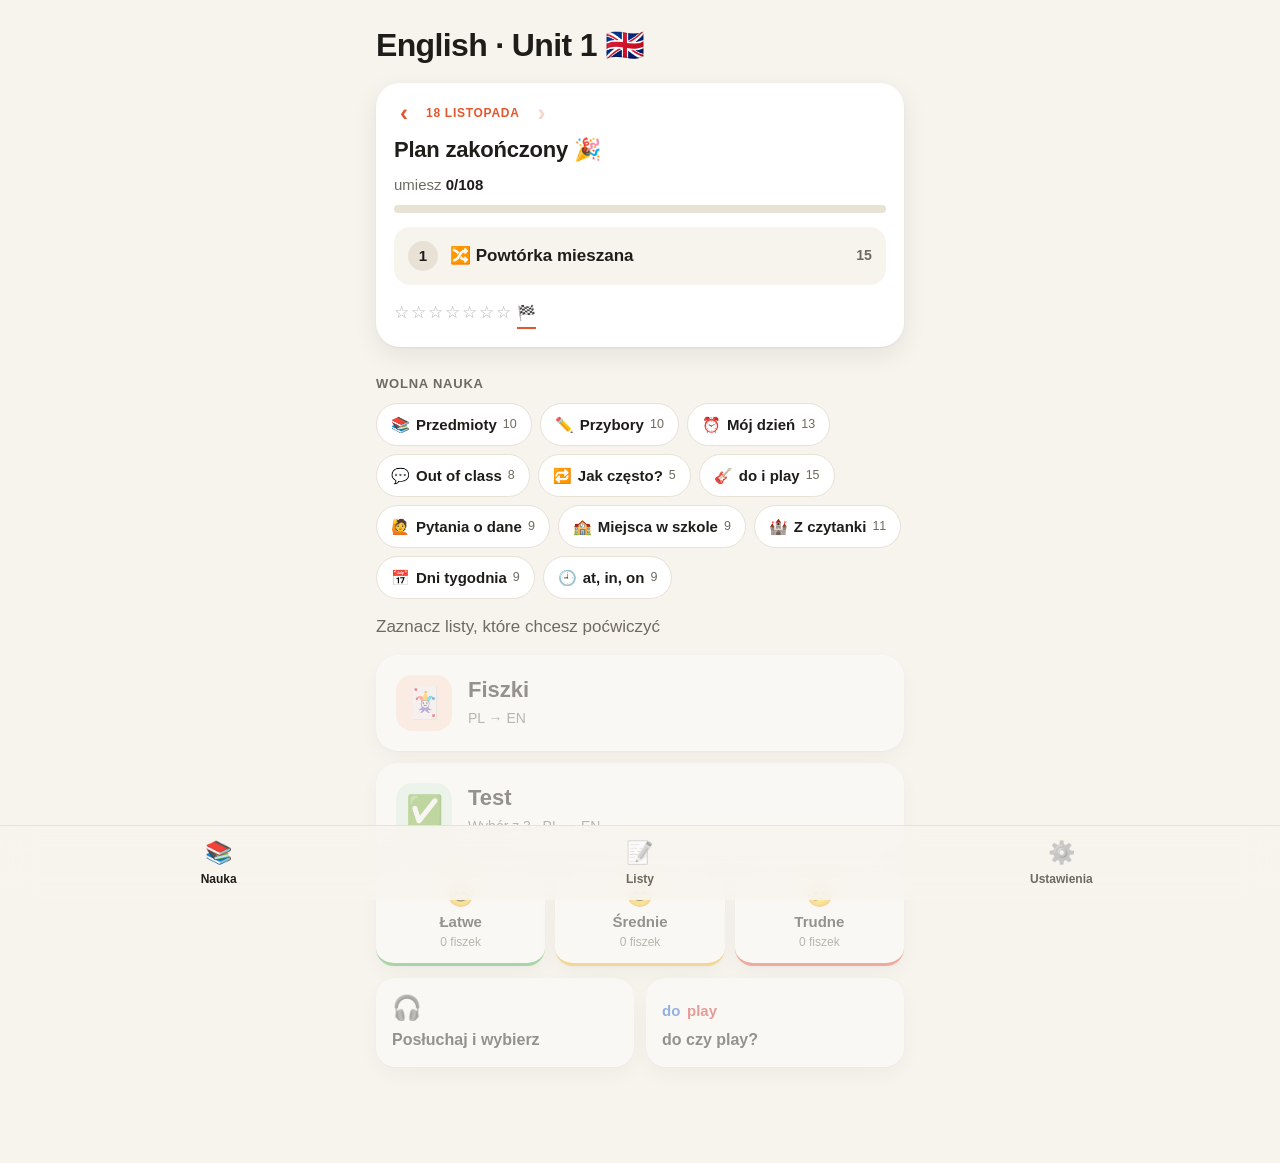
<file: index.html>
<!doctype html>
<html lang="pl">
<head>
  <meta charset="utf-8">
  <meta name="viewport" content="width=device-width, initial-scale=1, viewport-fit=cover">
  <meta name="theme-color" content="#f7f4ee" media="(prefers-color-scheme: light)">
  <meta name="theme-color" content="#17161b" media="(prefers-color-scheme: dark)">
  <meta name="apple-mobile-web-app-capable" content="yes">
  <meta name="mobile-web-app-capable" content="yes">
  <meta name="apple-mobile-web-app-status-bar-style" content="default">
  <meta name="apple-mobile-web-app-title" content="English U1">
  <link rel="manifest" href="manifest.webmanifest">
  <link rel="apple-touch-icon" href="icon-180.png">
  <link rel="icon" href="icon.svg" type="image/svg+xml">
  <link rel="stylesheet" href="style.css">
  <title>English Unit 1</title>
</head>
<body>
  <main id="app"></main>
  <nav id="tabs" hidden></nav>
  <script src="app.js"></script>
</body>
</html>
</file>
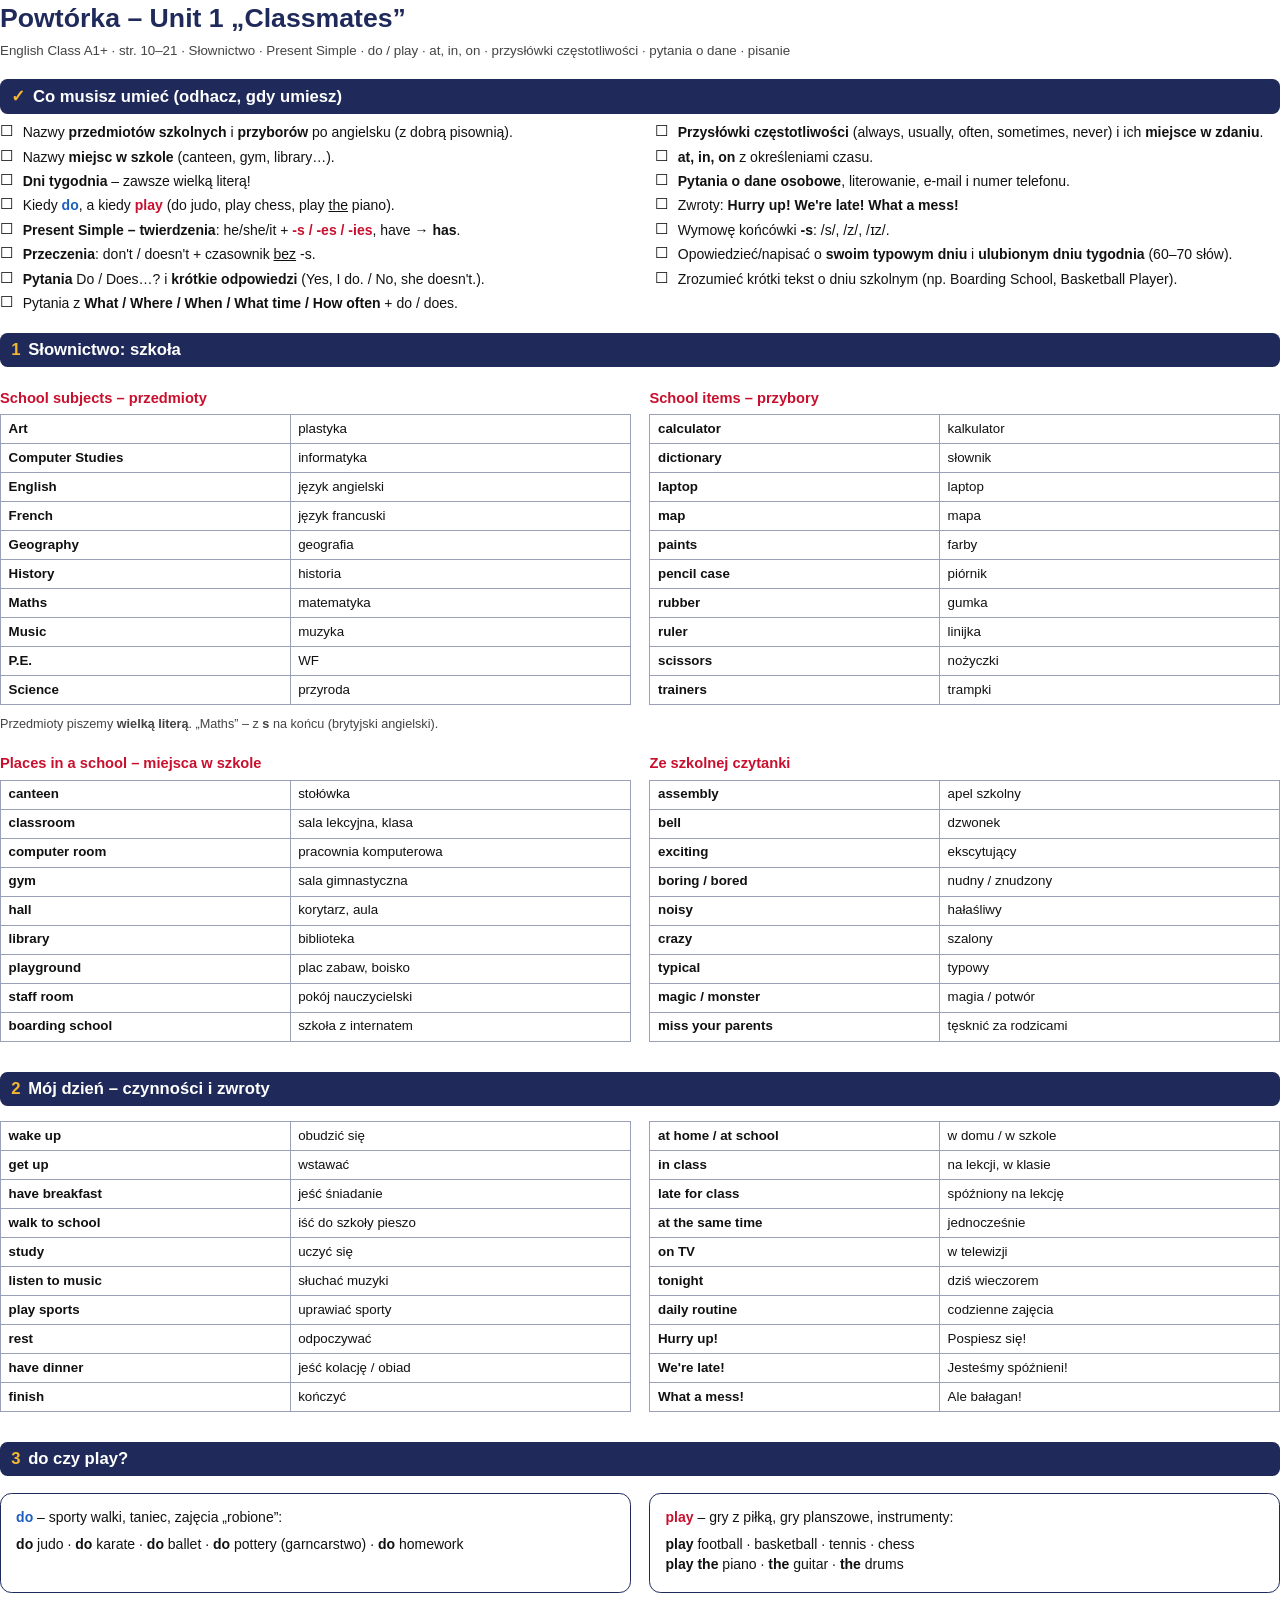
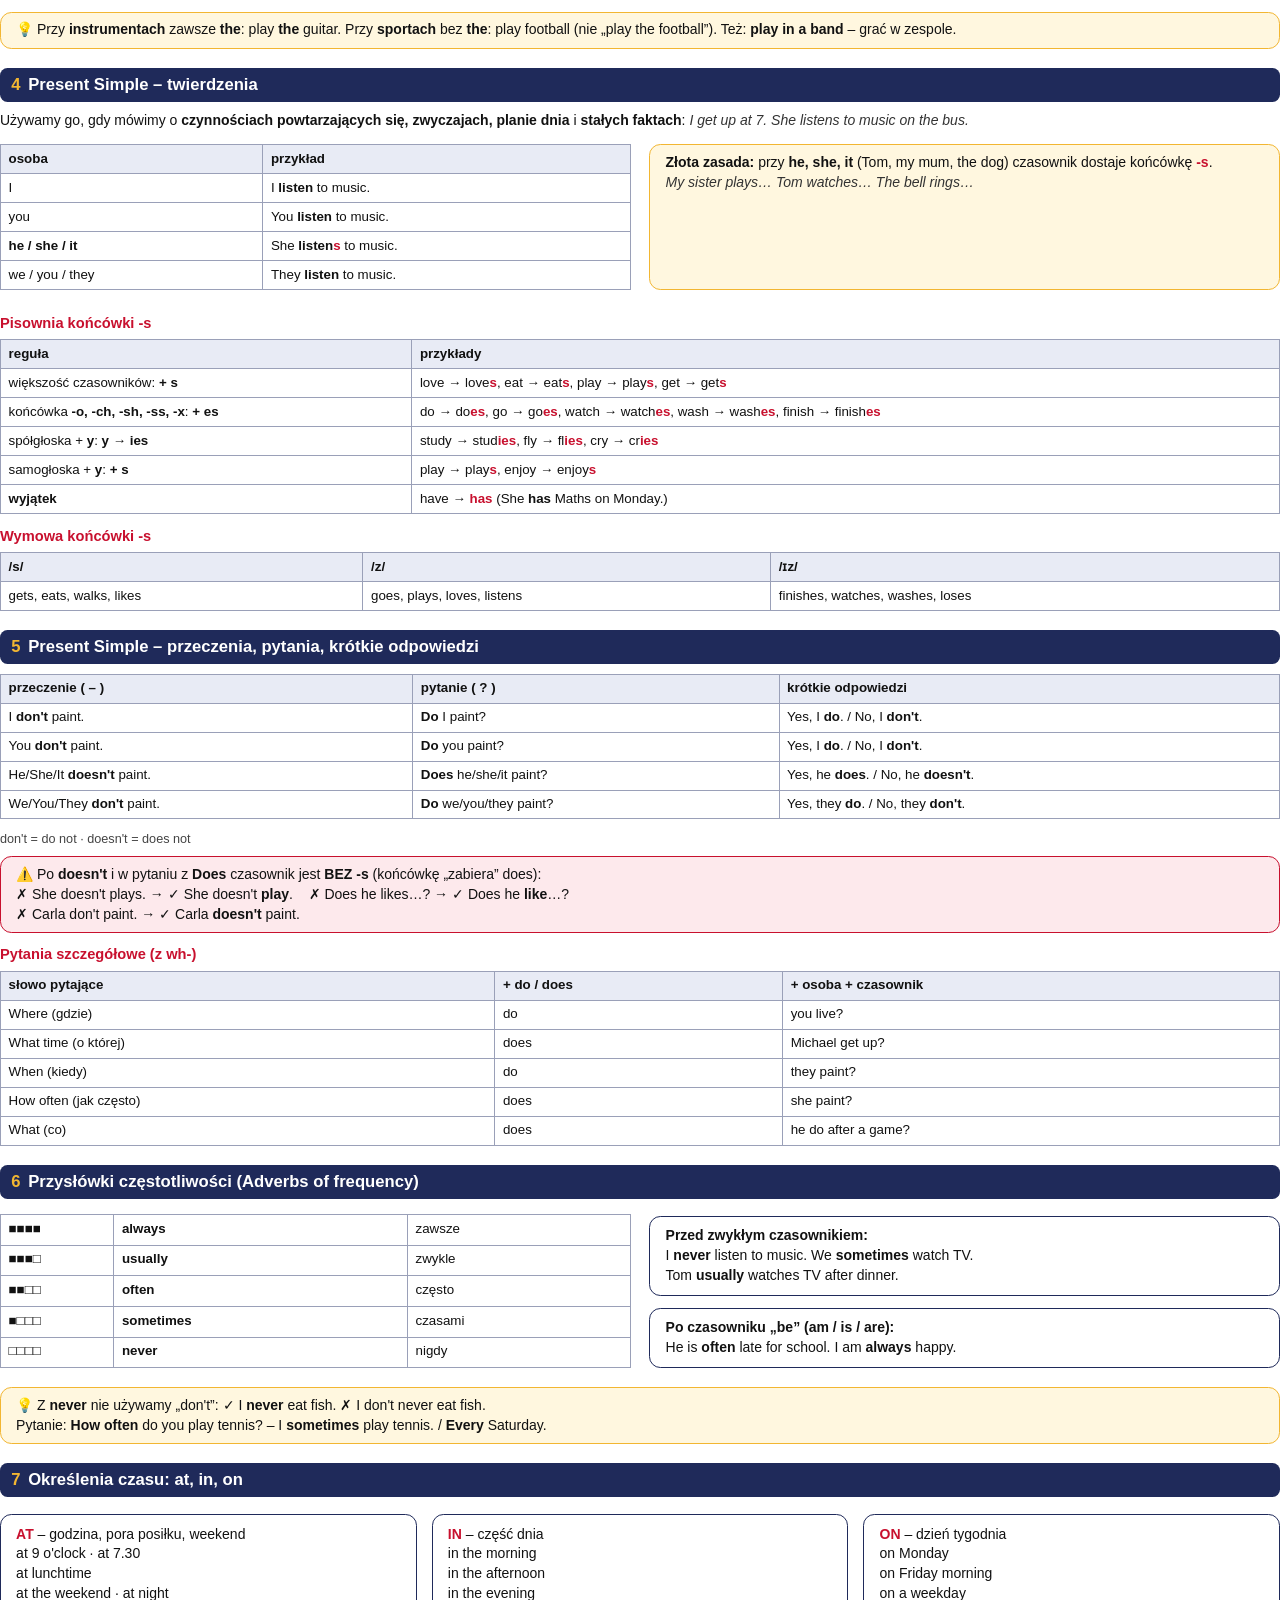
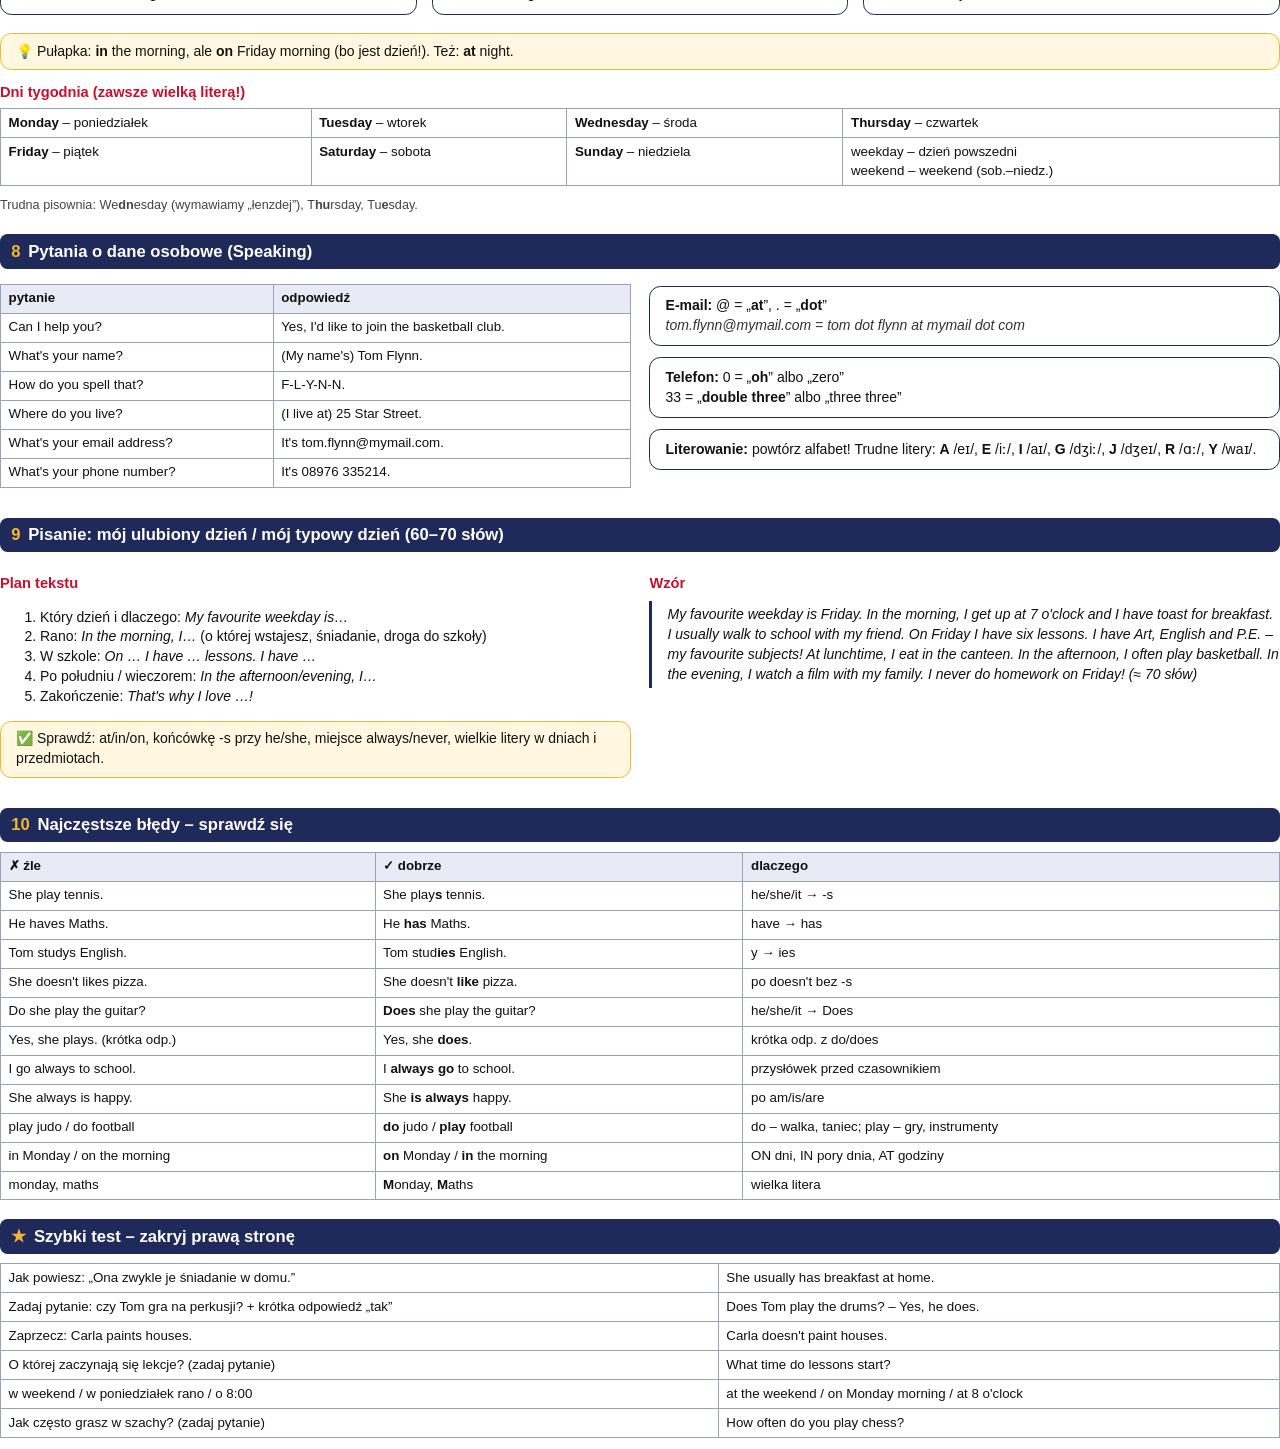
<file: druk/powtorka-unit1.html>
<!doctype html>
<html lang="pl">
<head>
<meta charset="utf-8">
<title>Powtórka – angielski Unit 1 „Classmates”</title>
<style>
  @page { size: A4; margin: 12mm 14mm 12mm 14mm; }
  * { box-sizing: border-box; }
  body { font: 10.5pt/1.42 "Helvetica Neue", Helvetica, Arial, sans-serif; color: #111; margin: 0; }
  h1 { font-size: 20pt; margin: 0 0 1mm; color: #1f2a5a; }
  .sub { color: #444; margin: 0 0 4mm; font-size: 10pt; }
  h2 { font-size: 12.5pt; color: #fff; background: #1f2a5a; padding: 1.4mm 3mm; border-radius: 2mm; margin: 5mm 0 2.5mm;
    break-after: avoid; page-break-after: avoid; }
  h2 .n { color: #f2b632; margin-right: 2mm; }
  h3 { font-size: 11pt; margin: 3mm 0 1.5mm; color: #c8102e; break-after: avoid; }
  p { margin: 1mm 0 2mm; }
  .box { border: 1.5px solid #1f2a5a; border-radius: 3mm; padding: 2.5mm 4mm; margin: 2mm 0 3mm; break-inside: avoid; }
  .tip { background: #fff7df; border: 1.5px solid #f2b632; border-radius: 3mm; padding: 2mm 4mm; margin: 2mm 0 3mm; break-inside: avoid; }
  .bad { background: #fde9ec; border: 1.5px solid #c8102e; border-radius: 3mm; padding: 2mm 4mm; margin: 2mm 0 3mm; break-inside: avoid; }
  .check { columns: 2; column-gap: 8mm; padding-left: 0; list-style: none; margin: 0; }
  .check li { break-inside: avoid; margin-bottom: 1.2mm; padding-left: 6mm; position: relative; }
  .check li::before { content: "☐"; position: absolute; left: 0; font-size: 11pt; line-height: 1.2; }
  table { border-collapse: collapse; width: 100%; font-size: 10pt; margin: 1.5mm 0 3mm; break-inside: avoid; }
  th, td { border: 1px solid #9aa0b8; padding: 1.2mm 2mm; text-align: left; vertical-align: top; }
  th { background: #e8ebf5; }
  .cols2 { display: grid; grid-template-columns: 1fr 1fr; gap: 5mm; }
  .cols3 { display: grid; grid-template-columns: 1fr 1fr 1fr; gap: 4mm; }
  .words td:first-child { font-weight: 700; width: 46%; }
  b.en, .en { color: #1f2a5a; }
  .s { color: #c8102e; font-weight: 800; }
  .do { color: #1d5fbf; font-weight: 800; }
  .play { color: #c8102e; font-weight: 800; }
  .ex { font-style: italic; color: #333; }
  .page-break { break-before: page; }
  .small { font-size: 9.5pt; color: #444; }
  .scale { display: flex; gap: 2mm; align-items: center; margin: 1mm 0 2mm; font-size: 9.5pt; }
  .scale span { border: 1px solid #1f2a5a; border-radius: 2mm; padding: .6mm 2mm; }
  .scale span.f { background: #1f2a5a; color: #fff; }
  .model { border-left: 3px solid #1f2a5a; padding: 1mm 0 1mm 4mm; margin: 2mm 0; font-style: italic; }
</style>
</head>
<body>

<h1>Powtórka – Unit 1 „Classmates”</h1>
<p class="sub">English Class A1+ · str. 10–21 · Słownictwo · Present Simple · do / play · at, in, on · przysłówki częstotliwości · pytania o dane · pisanie</p>

<h2><span class="n">✓</span>Co musisz umieć (odhacz, gdy umiesz)</h2>
<ul class="check">
  <li>Nazwy <b>przedmiotów szkolnych</b> i <b>przyborów</b> po angielsku (z dobrą pisownią).</li>
  <li>Nazwy <b>miejsc w szkole</b> (canteen, gym, library…).</li>
  <li><b>Dni tygodnia</b> – zawsze wielką literą!</li>
  <li>Kiedy <span class="do">do</span>, a kiedy <span class="play">play</span> (do judo, play chess, play <u>the</u> piano).</li>
  <li><b>Present Simple – twierdzenia</b>: he/she/it + <span class="s">-s / -es / -ies</span>, have → <b>has</b>.</li>
  <li><b>Przeczenia</b>: don't / doesn't + czasownik <u>bez</u> -s.</li>
  <li><b>Pytania</b> Do / Does…? i <b>krótkie odpowiedzi</b> (Yes, I do. / No, she doesn't.).</li>
  <li>Pytania z <b>What / Where / When / What time / How often</b> + do / does.</li>
  <li><b>Przysłówki częstotliwości</b> (always, usually, often, sometimes, never) i ich <b>miejsce w zdaniu</b>.</li>
  <li><b>at, in, on</b> z określeniami czasu.</li>
  <li><b>Pytania o dane osobowe</b>, literowanie, e-mail i numer telefonu.</li>
  <li>Zwroty: <b>Hurry up! We're late! What a mess!</b></li>
  <li>Wymowę końcówki <b>-s</b>: /s/, /z/, /ɪz/.</li>
  <li>Opowiedzieć/napisać o <b>swoim typowym dniu</b> i <b>ulubionym dniu tygodnia</b> (60–70 słów).</li>
  <li>Zrozumieć krótki tekst o dniu szkolnym (np. Boarding School, Basketball Player).</li>
</ul>

<h2><span class="n">1</span>Słownictwo: szkoła</h2>
<div class="cols2">
  <div>
    <h3>School subjects – przedmioty</h3>
    <table class="words">
      <tr><td>Art</td><td>plastyka</td></tr>
      <tr><td>Computer Studies</td><td>informatyka</td></tr>
      <tr><td>English</td><td>język angielski</td></tr>
      <tr><td>French</td><td>język francuski</td></tr>
      <tr><td>Geography</td><td>geografia</td></tr>
      <tr><td>History</td><td>historia</td></tr>
      <tr><td>Maths</td><td>matematyka</td></tr>
      <tr><td>Music</td><td>muzyka</td></tr>
      <tr><td>P.E.</td><td>WF</td></tr>
      <tr><td>Science</td><td>przyroda</td></tr>
    </table>
    <p class="small">Przedmioty piszemy <b>wielką literą</b>. „Maths” – z <b>s</b> na końcu (brytyjski angielski).</p>
  </div>
  <div>
    <h3>School items – przybory</h3>
    <table class="words">
      <tr><td>calculator</td><td>kalkulator</td></tr>
      <tr><td>dictionary</td><td>słownik</td></tr>
      <tr><td>laptop</td><td>laptop</td></tr>
      <tr><td>map</td><td>mapa</td></tr>
      <tr><td>paints</td><td>farby</td></tr>
      <tr><td>pencil case</td><td>piórnik</td></tr>
      <tr><td>rubber</td><td>gumka</td></tr>
      <tr><td>ruler</td><td>linijka</td></tr>
      <tr><td>scissors</td><td>nożyczki</td></tr>
      <tr><td>trainers</td><td>trampki</td></tr>
    </table>
  </div>
</div>
<div class="cols2">
  <div>
    <h3>Places in a school – miejsca w szkole</h3>
    <table class="words">
      <tr><td>canteen</td><td>stołówka</td></tr>
      <tr><td>classroom</td><td>sala lekcyjna, klasa</td></tr>
      <tr><td>computer room</td><td>pracownia komputerowa</td></tr>
      <tr><td>gym</td><td>sala gimnastyczna</td></tr>
      <tr><td>hall</td><td>korytarz, aula</td></tr>
      <tr><td>library</td><td>biblioteka</td></tr>
      <tr><td>playground</td><td>plac zabaw, boisko</td></tr>
      <tr><td>staff room</td><td>pokój nauczycielski</td></tr>
      <tr><td>boarding school</td><td>szkoła z internatem</td></tr>
    </table>
  </div>
  <div>
    <h3>Ze szkolnej czytanki</h3>
    <table class="words">
      <tr><td>assembly</td><td>apel szkolny</td></tr>
      <tr><td>bell</td><td>dzwonek</td></tr>
      <tr><td>exciting</td><td>ekscytujący</td></tr>
      <tr><td>boring / bored</td><td>nudny / znudzony</td></tr>
      <tr><td>noisy</td><td>hałaśliwy</td></tr>
      <tr><td>crazy</td><td>szalony</td></tr>
      <tr><td>typical</td><td>typowy</td></tr>
      <tr><td>magic / monster</td><td>magia / potwór</td></tr>
      <tr><td>miss your parents</td><td>tęsknić za rodzicami</td></tr>
    </table>
  </div>
</div>

<h2><span class="n">2</span>Mój dzień – czynności i zwroty</h2>
<div class="cols2">
  <table class="words">
    <tr><td>wake up</td><td>obudzić się</td></tr>
    <tr><td>get up</td><td>wstawać</td></tr>
    <tr><td>have breakfast</td><td>jeść śniadanie</td></tr>
    <tr><td>walk to school</td><td>iść do szkoły pieszo</td></tr>
    <tr><td>study</td><td>uczyć się</td></tr>
    <tr><td>listen to music</td><td>słuchać muzyki</td></tr>
    <tr><td>play sports</td><td>uprawiać sporty</td></tr>
    <tr><td>rest</td><td>odpoczywać</td></tr>
    <tr><td>have dinner</td><td>jeść kolację / obiad</td></tr>
    <tr><td>finish</td><td>kończyć</td></tr>
  </table>
  <table class="words">
    <tr><td>at home / at school</td><td>w domu / w szkole</td></tr>
    <tr><td>in class</td><td>na lekcji, w klasie</td></tr>
    <tr><td>late for class</td><td>spóźniony na lekcję</td></tr>
    <tr><td>at the same time</td><td>jednocześnie</td></tr>
    <tr><td>on TV</td><td>w telewizji</td></tr>
    <tr><td>tonight</td><td>dziś wieczorem</td></tr>
    <tr><td>daily routine</td><td>codzienne zajęcia</td></tr>
    <tr><td><b>Hurry up!</b></td><td>Pospiesz się!</td></tr>
    <tr><td><b>We're late!</b></td><td>Jesteśmy spóźnieni!</td></tr>
    <tr><td><b>What a mess!</b></td><td>Ale bałagan!</td></tr>
  </table>
</div>

<h2><span class="n">3</span>do czy play?</h2>
<div class="cols2">
  <div class="box">
    <p><span class="do">do</span> – sporty walki, taniec, zajęcia „robione”:</p>
    <p><b>do</b> judo · <b>do</b> karate · <b>do</b> ballet · <b>do</b> pottery (garncarstwo) · <b>do</b> homework</p>
  </div>
  <div class="box">
    <p><span class="play">play</span> – gry z piłką, gry planszowe, instrumenty:</p>
    <p><b>play</b> football · basketball · tennis · chess<br><b>play the</b> piano · <b>the</b> guitar · <b>the</b> drums</p>
  </div>
</div>
<div class="tip">💡 Przy <b>instrumentach</b> zawsze <b>the</b>: play <b>the</b> guitar. Przy <b>sportach</b> bez <b>the</b>: play football (nie „play the football”).
  Też: <b>play in a band</b> – grać w zespole.</div>

<h2><span class="n">4</span>Present Simple – twierdzenia</h2>
<p>Używamy go, gdy mówimy o <b>czynnościach powtarzających się, zwyczajach, planie dnia</b> i <b>stałych faktach</b>:
  <span class="ex">I get up at 7. She listens to music on the bus.</span></p>
<div class="cols2">
  <table>
    <tr><th>osoba</th><th>przykład</th></tr>
    <tr><td>I</td><td>I <b>listen</b> to music.</td></tr>
    <tr><td>you</td><td>You <b>listen</b> to music.</td></tr>
    <tr><td><b>he / she / it</b></td><td>She <b>listen<span class="s">s</span></b> to music.</td></tr>
    <tr><td>we / you / they</td><td>They <b>listen</b> to music.</td></tr>
  </table>
  <div class="tip" style="margin-top:1.5mm">
    <b>Złota zasada:</b> przy <b>he, she, it</b> (Tom, my mum, the dog) czasownik dostaje końcówkę <b class="s">-s</b>.<br>
    <span class="ex">My sister plays… Tom watches… The bell rings…</span>
  </div>
</div>
<h3>Pisownia końcówki -s</h3>
<table>
  <tr><th>reguła</th><th>przykłady</th></tr>
  <tr><td>większość czasowników: <b>+ s</b></td><td>love → love<span class="s">s</span>, eat → eat<span class="s">s</span>, play → play<span class="s">s</span>, get → get<span class="s">s</span></td></tr>
  <tr><td>końcówka <b>-o, -ch, -sh, -ss, -x</b>: <b>+ es</b></td><td>do → do<span class="s">es</span>, go → go<span class="s">es</span>, watch → watch<span class="s">es</span>, wash → wash<span class="s">es</span>, finish → finish<span class="s">es</span></td></tr>
  <tr><td>spółgłoska + <b>y</b>: <b>y → ies</b></td><td>study → stud<span class="s">ies</span>, fly → fl<span class="s">ies</span>, cry → cr<span class="s">ies</span></td></tr>
  <tr><td>samogłoska + <b>y</b>: <b>+ s</b></td><td>play → play<span class="s">s</span>, enjoy → enjoy<span class="s">s</span></td></tr>
  <tr><td><b>wyjątek</b></td><td>have → <b class="s">has</b> (She <b>has</b> Maths on Monday.)</td></tr>
</table>
<h3>Wymowa końcówki -s</h3>
<table>
  <tr><th>/s/</th><th>/z/</th><th>/ɪz/</th></tr>
  <tr><td>gets, eats, walks, likes</td><td>goes, plays, loves, listens</td><td>finishes, watches, washes, loses</td></tr>
</table>

<h2><span class="n">5</span>Present Simple – przeczenia, pytania, krótkie odpowiedzi</h2>
<table>
  <tr><th>przeczenie ( – )</th><th>pytanie ( ? )</th><th>krótkie odpowiedzi</th></tr>
  <tr><td>I <b>don't</b> paint.</td><td><b>Do</b> I paint?</td><td>Yes, I <b>do</b>. / No, I <b>don't</b>.</td></tr>
  <tr><td>You <b>don't</b> paint.</td><td><b>Do</b> you paint?</td><td>Yes, I <b>do</b>. / No, I <b>don't</b>.</td></tr>
  <tr><td>He/She/It <b>doesn't</b> paint.</td><td><b>Does</b> he/she/it paint?</td><td>Yes, he <b>does</b>. / No, he <b>doesn't</b>.</td></tr>
  <tr><td>We/You/They <b>don't</b> paint.</td><td><b>Do</b> we/you/they paint?</td><td>Yes, they <b>do</b>. / No, they <b>don't</b>.</td></tr>
</table>
<p class="small">don't = do not · doesn't = does not</p>
<div class="bad">⚠️ Po <b>doesn't</b> i w pytaniu z <b>Does</b> czasownik jest <b>BEZ -s</b> (końcówkę „zabiera” does):<br>
  ✗ She doesn't plays. → ✓ She doesn't <b>play</b>. &nbsp;&nbsp; ✗ Does he likes…? → ✓ Does he <b>like</b>…?<br>
  ✗ Carla don't paint. → ✓ Carla <b>doesn't</b> paint.</div>
<h3>Pytania szczegółowe (z wh-)</h3>
<table>
  <tr><th>słowo pytające</th><th>+ do / does</th><th>+ osoba + czasownik</th></tr>
  <tr><td>Where (gdzie)</td><td>do</td><td>you live?</td></tr>
  <tr><td>What time (o której)</td><td>does</td><td>Michael get up?</td></tr>
  <tr><td>When (kiedy)</td><td>do</td><td>they paint?</td></tr>
  <tr><td>How often (jak często)</td><td>does</td><td>she paint?</td></tr>
  <tr><td>What (co)</td><td>does</td><td>he do after a game?</td></tr>
</table>

<h2><span class="n">6</span>Przysłówki częstotliwości (Adverbs of frequency)</h2>
<div class="cols2">
  <table>
    <tr><td style="width:30mm">■■■■</td><td><b>always</b></td><td>zawsze</td></tr>
    <tr><td>■■■□</td><td><b>usually</b></td><td>zwykle</td></tr>
    <tr><td>■■□□</td><td><b>often</b></td><td>często</td></tr>
    <tr><td>■□□□</td><td><b>sometimes</b></td><td>czasami</td></tr>
    <tr><td>□□□□</td><td><b>never</b></td><td>nigdy</td></tr>
  </table>
  <div>
    <div class="box"><b>Przed zwykłym czasownikiem:</b><br>I <b>never</b> listen to music. We <b>sometimes</b> watch TV.<br>Tom <b>usually</b> watches TV after dinner.</div>
    <div class="box"><b>Po czasowniku „be” (am / is / are):</b><br>He is <b>often</b> late for school. I am <b>always</b> happy.</div>
  </div>
</div>
<div class="tip">💡 Z <b>never</b> nie używamy „don't”: ✓ I <b>never</b> eat fish. ✗ I don't never eat fish.<br>
  Pytanie: <b>How often</b> do you play tennis? – I <b>sometimes</b> play tennis. / <b>Every</b> Saturday.</div>

<h2><span class="n">7</span>Określenia czasu: at, in, on</h2>
<div class="cols3">
  <div class="box"><b class="s">AT</b> – godzina, pora posiłku, weekend<br>at 9 o'clock · at 7.30<br>at lunchtime<br>at the weekend · at night</div>
  <div class="box"><b class="s">IN</b> – część dnia<br>in the morning<br>in the afternoon<br>in the evening</div>
  <div class="box"><b class="s">ON</b> – dzień tygodnia<br>on Monday<br>on Friday morning<br>on a weekday</div>
</div>
<div class="tip">💡 Pułapka: <b>in</b> the morning, ale <b>on</b> Friday morning (bo jest dzień!). Też: <b>at</b> night.</div>
<h3>Dni tygodnia (zawsze wielką literą!)</h3>
<table>
  <tr><td><b>Monday</b> – poniedziałek</td><td><b>Tuesday</b> – wtorek</td><td><b>Wednesday</b> – środa</td><td><b>Thursday</b> – czwartek</td></tr>
  <tr><td><b>Friday</b> – piątek</td><td><b>Saturday</b> – sobota</td><td><b>Sunday</b> – niedziela</td><td>weekday – dzień powszedni<br>weekend – weekend (sob.–niedz.)</td></tr>
</table>
<p class="small">Trudna pisownia: We<b>dn</b>esday (wymawiamy „łenzdej”), T<b>hu</b>rsday, Tu<b>e</b>sday.</p>

<h2><span class="n">8</span>Pytania o dane osobowe (Speaking)</h2>
<div class="cols2">
  <table>
    <tr><th>pytanie</th><th>odpowiedź</th></tr>
    <tr><td>Can I help you?</td><td>Yes, I'd like to join the basketball club.</td></tr>
    <tr><td>What's your name?</td><td>(My name's) Tom Flynn.</td></tr>
    <tr><td>How do you spell that?</td><td>F-L-Y-N-N.</td></tr>
    <tr><td>Where do you live?</td><td>(I live at) 25 Star Street.</td></tr>
    <tr><td>What's your email address?</td><td>It's tom.flynn@mymail.com.</td></tr>
    <tr><td>What's your phone number?</td><td>It's 08976 335214.</td></tr>
  </table>
  <div>
    <div class="box"><b>E-mail:</b> @ = „<b>at</b>”, . = „<b>dot</b>”<br><span class="ex">tom.flynn@mymail.com = tom dot flynn at mymail dot com</span></div>
    <div class="box"><b>Telefon:</b> 0 = „<b>oh</b>” albo „zero”<br>33 = „<b>double three</b>” albo „three three”</div>
    <div class="box"><b>Literowanie:</b> powtórz alfabet! Trudne litery: <b>A</b> /eɪ/, <b>E</b> /iː/, <b>I</b> /aɪ/, <b>G</b> /dʒiː/, <b>J</b> /dʒeɪ/, <b>R</b> /ɑː/, <b>Y</b> /waɪ/.</div>
  </div>
</div>

<h2><span class="n">9</span>Pisanie: mój ulubiony dzień / mój typowy dzień (60–70 słów)</h2>
<div class="cols2">
  <div>
    <h3>Plan tekstu</h3>
    <ol>
      <li>Który dzień i dlaczego: <i>My favourite weekday is…</i></li>
      <li>Rano: <i>In the morning, I…</i> (o której wstajesz, śniadanie, droga do szkoły)</li>
      <li>W szkole: <i>On … I have … lessons. I have …</i></li>
      <li>Po południu / wieczorem: <i>In the afternoon/evening, I…</i></li>
      <li>Zakończenie: <i>That's why I love …!</i></li>
    </ol>
    <div class="tip">✅ Sprawdź: at/in/on, końcówkę -s przy he/she, miejsce always/never, wielkie litery w dniach i przedmiotach.</div>
  </div>
  <div>
    <h3>Wzór</h3>
    <div class="model">My favourite weekday is Friday. In the morning, I get up at 7 o'clock and I have toast for breakfast.
      I usually walk to school with my friend. On Friday I have six lessons. I have Art, English and P.E. – my favourite subjects!
      At lunchtime, I eat in the canteen. In the afternoon, I often play basketball. In the evening, I watch a film with my family.
      I never do homework on Friday! (≈ 70 słów)</div>
  </div>
</div>

<h2><span class="n">10</span>Najczęstsze błędy – sprawdź się</h2>
<table>
  <tr><th>✗ źle</th><th>✓ dobrze</th><th>dlaczego</th></tr>
  <tr><td>She play tennis.</td><td>She play<b>s</b> tennis.</td><td>he/she/it → -s</td></tr>
  <tr><td>He haves Maths.</td><td>He <b>has</b> Maths.</td><td>have → has</td></tr>
  <tr><td>Tom studys English.</td><td>Tom stud<b>ies</b> English.</td><td>y → ies</td></tr>
  <tr><td>She doesn't likes pizza.</td><td>She doesn't <b>like</b> pizza.</td><td>po doesn't bez -s</td></tr>
  <tr><td>Do she play the guitar?</td><td><b>Does</b> she play the guitar?</td><td>he/she/it → Does</td></tr>
  <tr><td>Yes, she plays. (krótka odp.)</td><td>Yes, she <b>does</b>.</td><td>krótka odp. z do/does</td></tr>
  <tr><td>I go always to school.</td><td>I <b>always go</b> to school.</td><td>przysłówek przed czasownikiem</td></tr>
  <tr><td>She always is happy.</td><td>She <b>is always</b> happy.</td><td>po am/is/are</td></tr>
  <tr><td>play judo / do football</td><td><b>do</b> judo / <b>play</b> football</td><td>do – walka, taniec; play – gry, instrumenty</td></tr>
  <tr><td>in Monday / on the morning</td><td><b>on</b> Monday / <b>in</b> the morning</td><td>ON dni, IN pory dnia, AT godziny</td></tr>
  <tr><td>monday, maths</td><td><b>M</b>onday, <b>M</b>aths</td><td>wielka litera</td></tr>
</table>

<h2><span class="n">★</span>Szybki test – zakryj prawą stronę</h2>
<table>
  <tr><td>Jak powiesz: „Ona zwykle je śniadanie w domu.”</td><td>She usually has breakfast at home.</td></tr>
  <tr><td>Zadaj pytanie: czy Tom gra na perkusji? + krótka odpowiedź „tak”</td><td>Does Tom play the drums? – Yes, he does.</td></tr>
  <tr><td>Zaprzecz: Carla paints houses.</td><td>Carla doesn't paint houses.</td></tr>
  <tr><td>O której zaczynają się lekcje? (zadaj pytanie)</td><td>What time do lessons start?</td></tr>
  <tr><td>w weekend / w poniedziałek rano / o 8:00</td><td>at the weekend / on Monday morning / at 8 o'clock</td></tr>
  <tr><td>Jak często grasz w szachy? (zadaj pytanie)</td><td>How often do you play chess?</td></tr>
</table>

</body>
</html>
</file>
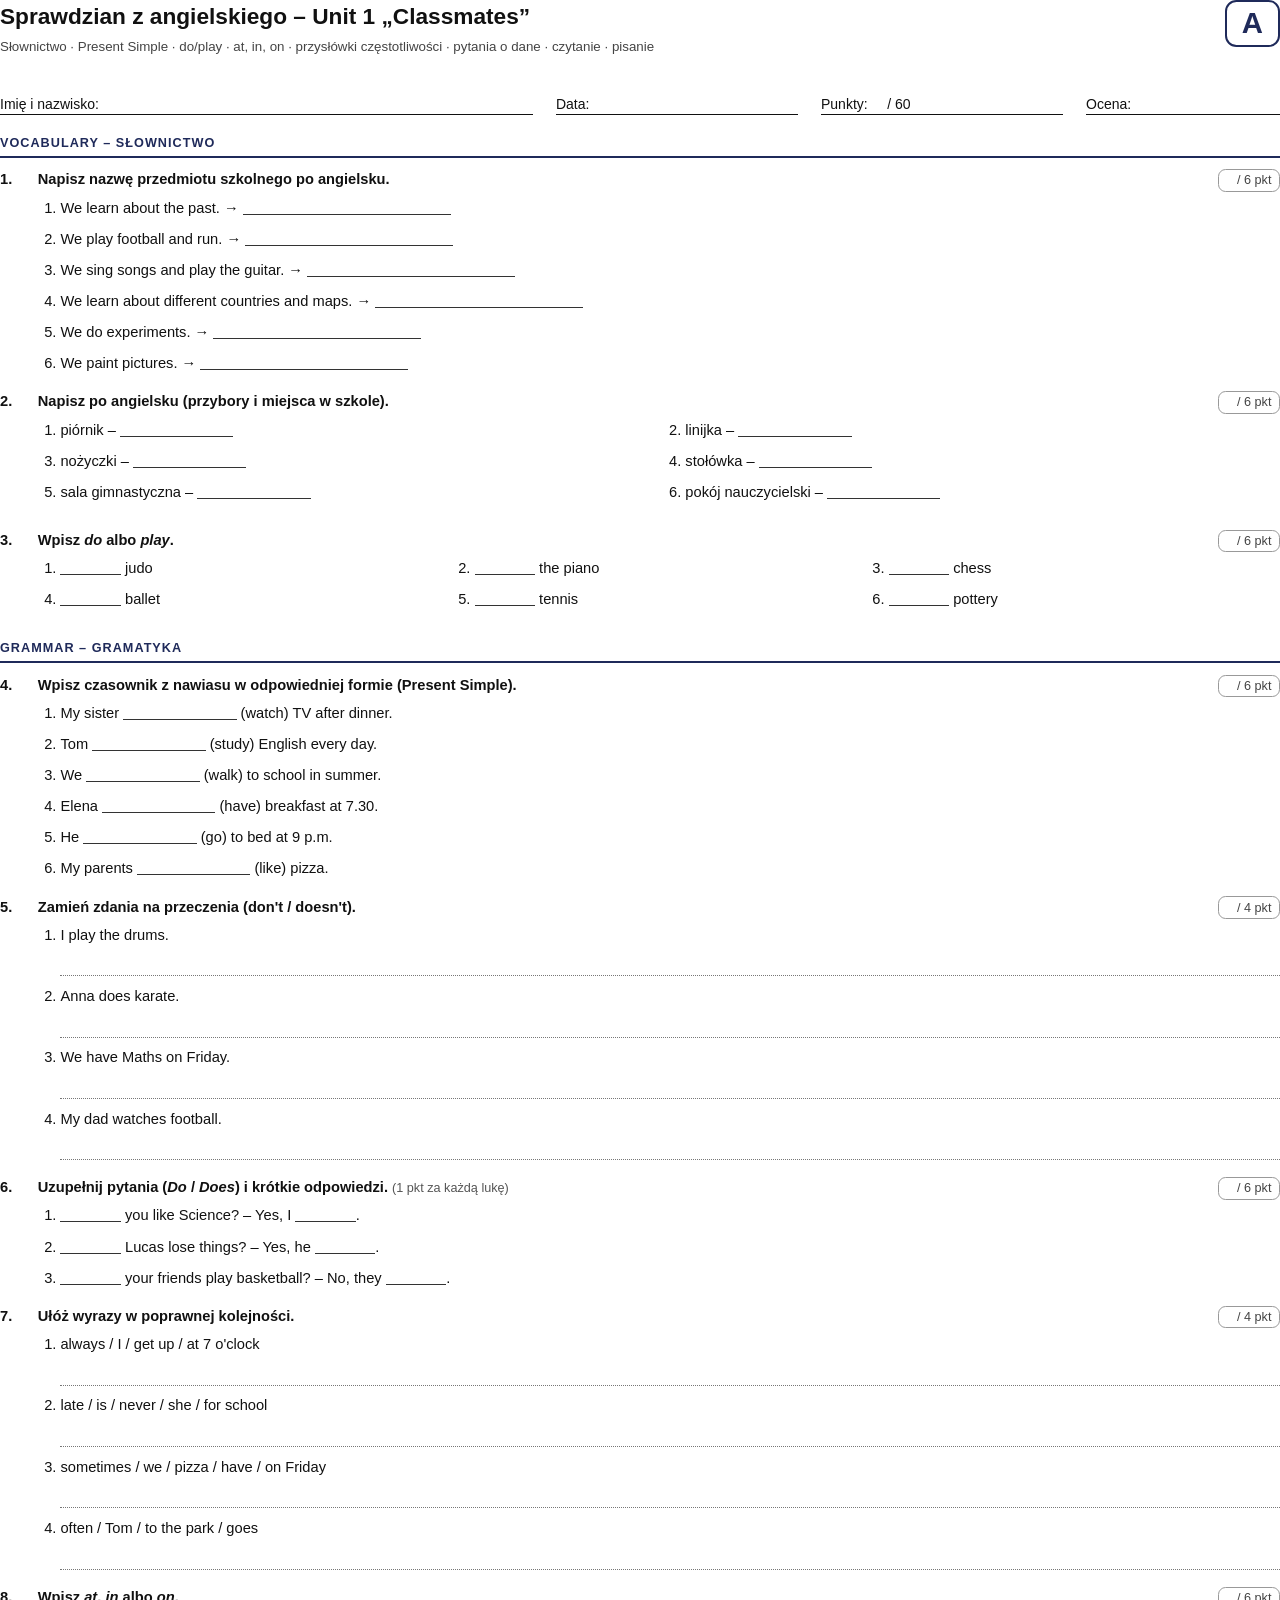
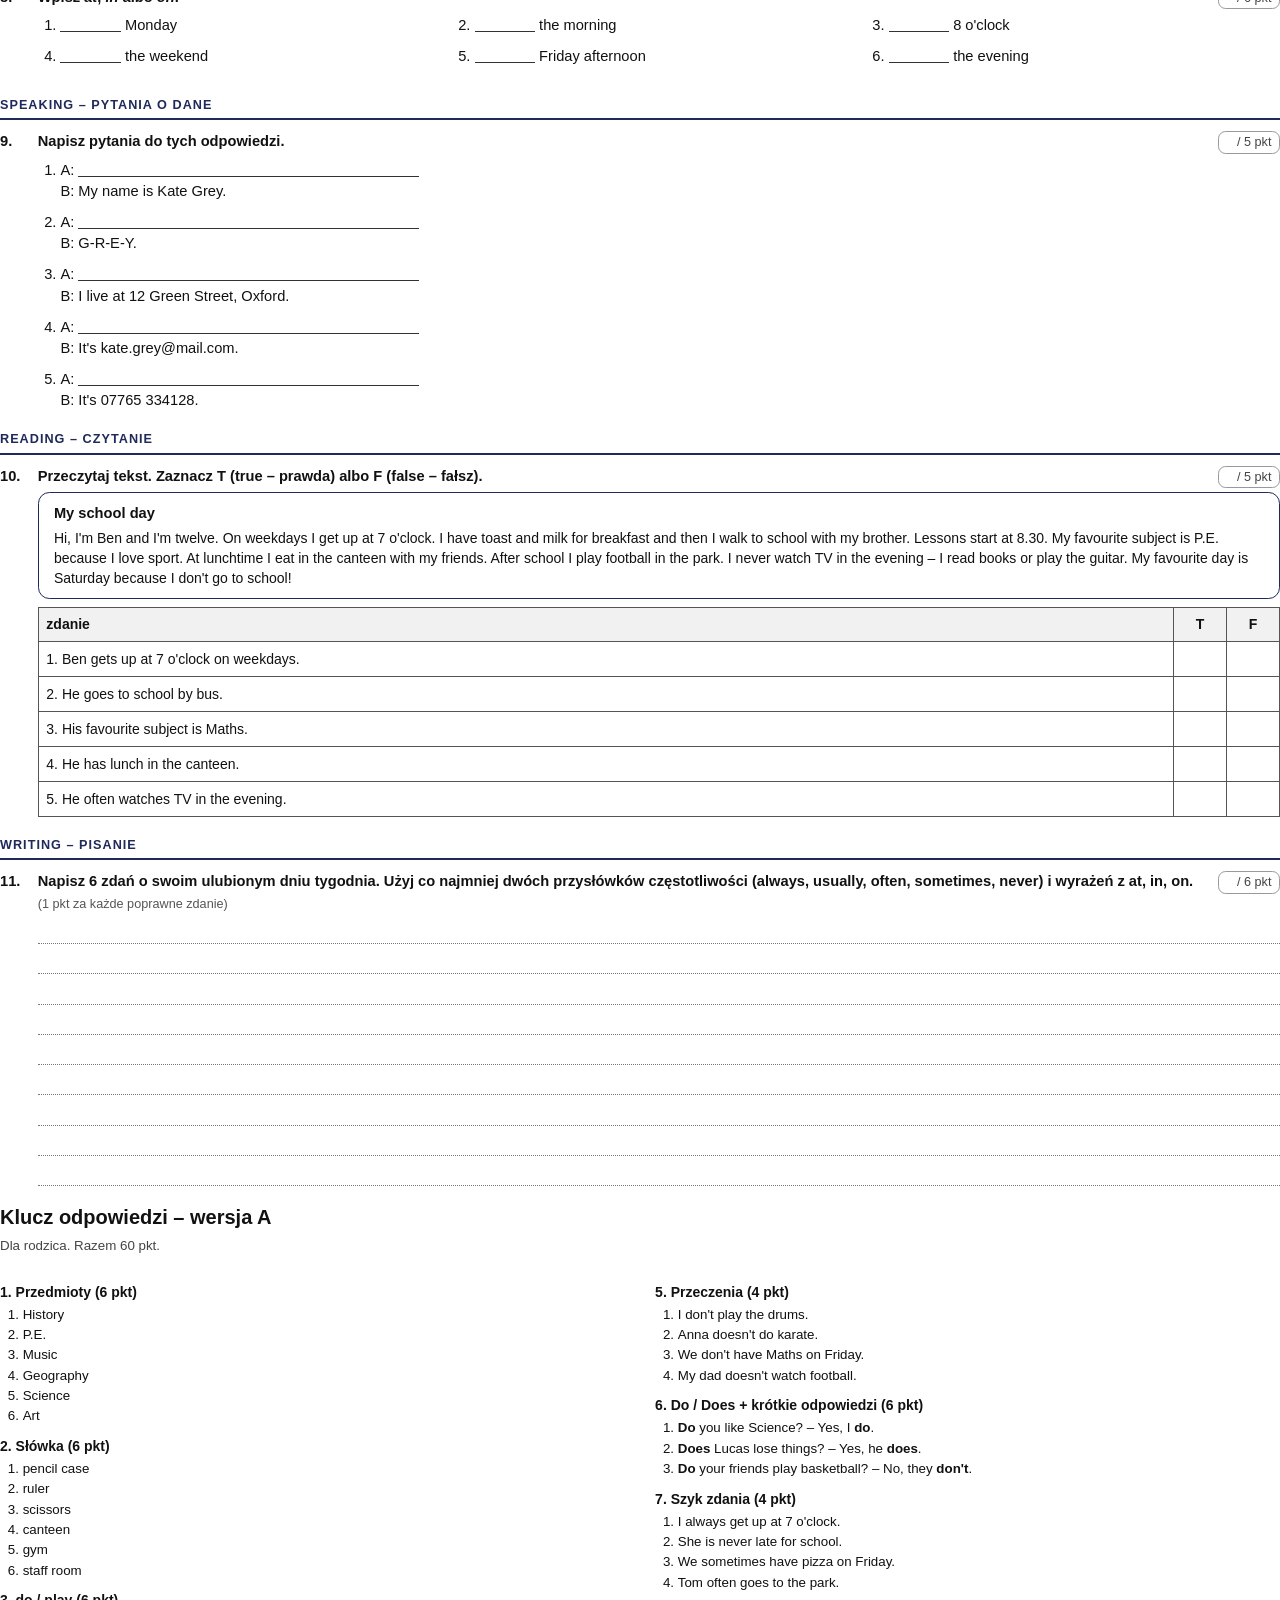
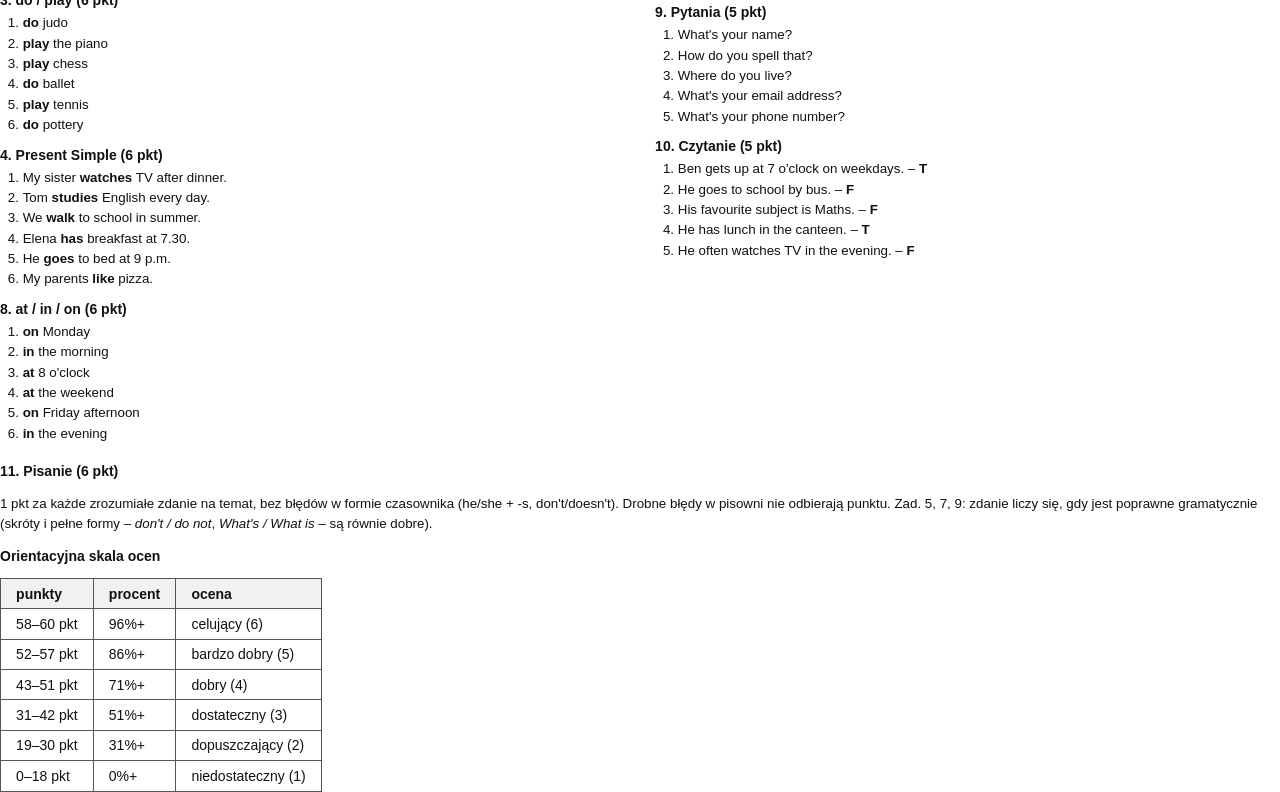
<file: druk/test-A.html>
<!doctype html><html lang="pl"><head><meta charset="utf-8"><title>Sprawdzian Unit 1 – wersja A</title><style>
  @page { size: A4; margin: 13mm 15mm 13mm 15mm; }
  * { box-sizing: border-box; }
  body { font: 11pt/1.45 "Helvetica Neue", Helvetica, Arial, sans-serif; color: #111; margin: 0; }
  h1 { font-size: 17pt; margin: 0 0 1mm; }
  .sub { color: #444; margin: 0 0 4mm; font-size: 10pt; }
  .head { display: grid; grid-template-columns: 2.2fr 1fr 1fr 0.8fr; gap: 6mm; margin-bottom: 5mm; font-size: 10.5pt; }
  .head div { border-bottom: 1px solid #111; padding-top: 6mm; }
  .ver { float: right; font-size: 22pt; font-weight: 800; border: 2.5px solid #1f2a5a; color: #1f2a5a; border-radius: 3mm; padding: 0 4mm; }
  .chapter { font-size: 9.5pt; text-transform: uppercase; letter-spacing: .08em; color: #1f2a5a; font-weight: 700;
    border-bottom: 2px solid #1f2a5a; padding-bottom: 1mm; margin: 5mm 0 3mm; break-after: avoid; page-break-after: avoid; }
  .task { break-inside: avoid; margin-bottom: 4.5mm; }
  .q { display: flex; gap: 3mm; align-items: baseline; }
  .q .n { font-weight: 800; min-width: 7mm; }
  .q .t { flex: 1; font-weight: 600; }
  .q .p { white-space: nowrap; font-size: 9.5pt; color: #444; border: 1px solid #999; border-radius: 2mm; padding: .3mm 2mm; }
  .body { margin-left: 10mm; }
  .line { height: 8mm; border-bottom: 1px dotted #777; }
  .blank { display: inline-block; min-width: 30mm; border-bottom: 1px solid #333; height: 1.1em; vertical-align: -2px; }
  .blank.s { min-width: 16mm; }
  .blank.l { min-width: 55mm; }
  ol.items { margin: 1.5mm 0 0; padding-left: 6mm; }
  ol.items li { margin-bottom: 2.6mm; }
  .grid2 { display: grid; grid-template-columns: 1fr 1fr; column-gap: 8mm; }
  .grid3 { display: grid; grid-template-columns: 1fr 1fr 1fr; column-gap: 6mm; }
  table { border-collapse: collapse; width: 100%; margin-top: 2mm; font-size: 10.5pt; }
  th, td { border: 1px solid #555; padding: 1.8mm 2mm; vertical-align: top; text-align: left; }
  th { background: #f1f1f1; }
  .tf td:nth-child(n+2), .tf th:nth-child(n+2) { width: 14mm; text-align: center; }
  .text { border: 1.5px solid #1f2a5a; border-radius: 3mm; padding: 2.5mm 4mm; margin: 1mm 0 2mm; font-size: 10.5pt; }
  .text h4 { margin: 0 0 1mm; font-size: 11pt; }
  .hint { font-size: 9.5pt; color: #555; font-weight: 400; }
  .bank { border: 1px dashed #777; border-radius: 2mm; padding: 1.5mm 3mm; margin: 1mm 0 2mm; display: inline-block; }
  .page-break { break-before: page; }
  .key h1 { font-size: 15pt; margin-bottom: 1mm; }
  .key ol { padding-left: 6mm; margin: 0 0 2mm; }
  .key li { margin-bottom: .8mm; font-size: 10pt; line-height: 1.3; }
  .key h3 { font-size: 10.5pt; margin: 3mm 0 1mm; }
  .scale { width: auto; margin-top: 3mm; }
  .scale td, .scale th { padding: 1.2mm 4mm; }
</style></head><body>
<span class="ver">A</span><h1>Sprawdzian z angielskiego – Unit 1 „Classmates”</h1>
<p class="sub">Słownictwo · Present Simple · do/play · at, in, on · przysłówki częstotliwości · pytania o dane · czytanie · pisanie</p>
<div class="head"><div>Imię i nazwisko:</div><div>Data:</div><div>Punkty: &nbsp;&nbsp;&nbsp;&nbsp;/ 60</div><div>Ocena:</div></div>
<div class="chapter">Vocabulary – słownictwo</div>
<div class="task"><div class="q"><span class="n">1.</span><span class="t">Napisz nazwę przedmiotu szkolnego po angielsku.</span><span class="p">&nbsp;&nbsp;&nbsp;/ 6 pkt</span></div><div class="body"><ol class="items"><li>We learn about the past. → <span class="blank l"></span></li><li>We play football and run. → <span class="blank l"></span></li><li>We sing songs and play the guitar. → <span class="blank l"></span></li><li>We learn about different countries and maps. → <span class="blank l"></span></li><li>We do experiments. → <span class="blank l"></span></li><li>We paint pictures. → <span class="blank l"></span></li></ol></div></div>
<div class="task"><div class="q"><span class="n">2.</span><span class="t">Napisz po angielsku (przybory i miejsca w szkole).</span><span class="p">&nbsp;&nbsp;&nbsp;/ 6 pkt</span></div><div class="body"><ol class="items grid2"><li>piórnik – <span class="blank"></span></li><li>linijka – <span class="blank"></span></li><li>nożyczki – <span class="blank"></span></li><li>stołówka – <span class="blank"></span></li><li>sala gimnastyczna – <span class="blank"></span></li><li>pokój nauczycielski – <span class="blank"></span></li></ol></div></div>
<div class="task"><div class="q"><span class="n">3.</span><span class="t">Wpisz <i>do</i> albo <i>play</i>.</span><span class="p">&nbsp;&nbsp;&nbsp;/ 6 pkt</span></div><div class="body"><ol class="items grid3"><li><span class="blank s"></span> judo</li><li><span class="blank s"></span> the piano</li><li><span class="blank s"></span> chess</li><li><span class="blank s"></span> ballet</li><li><span class="blank s"></span> tennis</li><li><span class="blank s"></span> pottery</li></ol></div></div>
<div class="chapter">Grammar – gramatyka</div>
<div class="task"><div class="q"><span class="n">4.</span><span class="t">Wpisz czasownik z nawiasu w odpowiedniej formie (Present Simple).</span><span class="p">&nbsp;&nbsp;&nbsp;/ 6 pkt</span></div><div class="body"><ol class="items"><li>My sister <span class="blank"></span> (watch) TV after dinner.</li><li>Tom <span class="blank"></span> (study) English every day.</li><li>We <span class="blank"></span> (walk) to school in summer.</li><li>Elena <span class="blank"></span> (have) breakfast at 7.30.</li><li>He <span class="blank"></span> (go) to bed at 9 p.m.</li><li>My parents <span class="blank"></span> (like) pizza.</li></ol></div></div>
<div class="task"><div class="q"><span class="n">5.</span><span class="t">Zamień zdania na przeczenia (don't / doesn't).</span><span class="p">&nbsp;&nbsp;&nbsp;/ 4 pkt</span></div><div class="body"><ol class="items"><li>I play the drums.<div class="line"></div></li><li>Anna does karate.<div class="line"></div></li><li>We have Maths on Friday.<div class="line"></div></li><li>My dad watches football.<div class="line"></div></li></ol></div></div>
<div class="task"><div class="q"><span class="n">6.</span><span class="t">Uzupełnij pytania (<i>Do</i> / <i>Does</i>) i krótkie odpowiedzi. <span class="hint">(1 pkt za każdą lukę)</span></span><span class="p">&nbsp;&nbsp;&nbsp;/ 6 pkt</span></div><div class="body"><ol class="items"><li><span class="blank s"></span> you like Science? – Yes, I <span class="blank s"></span>.</li><li><span class="blank s"></span> Lucas lose things? – Yes, he <span class="blank s"></span>.</li><li><span class="blank s"></span> your friends play basketball? – No, they <span class="blank s"></span>.</li></ol></div></div>
<div class="task"><div class="q"><span class="n">7.</span><span class="t">Ułóż wyrazy w poprawnej kolejności.</span><span class="p">&nbsp;&nbsp;&nbsp;/ 4 pkt</span></div><div class="body"><ol class="items"><li>always / I / get up / at 7 o&#x27;clock<div class="line"></div></li><li>late / is / never / she / for school<div class="line"></div></li><li>sometimes / we / pizza / have / on Friday<div class="line"></div></li><li>often / Tom / to the park / goes<div class="line"></div></li></ol></div></div>
<div class="task"><div class="q"><span class="n">8.</span><span class="t">Wpisz <i>at</i>, <i>in</i> albo <i>on</i>.</span><span class="p">&nbsp;&nbsp;&nbsp;/ 6 pkt</span></div><div class="body"><ol class="items grid3"><li><span class="blank s"></span> Monday</li><li><span class="blank s"></span> the morning</li><li><span class="blank s"></span> 8 o&#x27;clock</li><li><span class="blank s"></span> the weekend</li><li><span class="blank s"></span> Friday afternoon</li><li><span class="blank s"></span> the evening</li></ol></div></div>
<div class="chapter">Speaking – pytania o dane</div>
<div class="task"><div class="q"><span class="n">9.</span><span class="t">Napisz pytania do tych odpowiedzi.</span><span class="p">&nbsp;&nbsp;&nbsp;/ 5 pkt</span></div><div class="body"><ol class="items"><li>A: <span class="blank l" style="min-width:90mm"></span><br>B: My name is Kate Grey.</li><li>A: <span class="blank l" style="min-width:90mm"></span><br>B: G-R-E-Y.</li><li>A: <span class="blank l" style="min-width:90mm"></span><br>B: I live at 12 Green Street, Oxford.</li><li>A: <span class="blank l" style="min-width:90mm"></span><br>B: It&#x27;s kate.grey@mail.com.</li><li>A: <span class="blank l" style="min-width:90mm"></span><br>B: It&#x27;s 07765 334128.</li></ol></div></div>
<div class="chapter">Reading – czytanie</div>
<div class="task"><div class="q"><span class="n">10.</span><span class="t">Przeczytaj tekst. Zaznacz T (true – prawda) albo F (false – fałsz).</span><span class="p">&nbsp;&nbsp;&nbsp;/ 5 pkt</span></div><div class="body"><div class="text"><h4>My school day</h4>Hi, I&#x27;m Ben and I&#x27;m twelve. On weekdays I get up at 7 o&#x27;clock. I have toast and milk for breakfast and then I walk to school with my brother. Lessons start at 8.30. My favourite subject is P.E. because I love sport. At lunchtime I eat in the canteen with my friends. After school I play football in the park. I never watch TV in the evening – I read books or play the guitar. My favourite day is Saturday because I don&#x27;t go to school!</div><table class="tf"><tr><th>zdanie</th><th>T</th><th>F</th></tr><tr><td>1. Ben gets up at 7 o&#x27;clock on weekdays.</td><td></td><td></td></tr><tr><td>2. He goes to school by bus.</td><td></td><td></td></tr><tr><td>3. His favourite subject is Maths.</td><td></td><td></td></tr><tr><td>4. He has lunch in the canteen.</td><td></td><td></td></tr><tr><td>5. He often watches TV in the evening.</td><td></td><td></td></tr></table></div></div>
<div class="chapter">Writing – pisanie</div>
<div class="task"><div class="q"><span class="n">11.</span><span class="t">Napisz 6 zdań o swoim <b>ulubionym dniu tygodnia</b>. Użyj co najmniej dwóch przysłówków częstotliwości (always, usually, often, sometimes, never) i wyrażeń z <b>at, in, on</b>. <span class="hint">(1 pkt za każde poprawne zdanie)</span></span><span class="p">&nbsp;&nbsp;&nbsp;/ 6 pkt</span></div><div class="body"><div class="line"></div><div class="line"></div><div class="line"></div><div class="line"></div><div class="line"></div><div class="line"></div><div class="line"></div><div class="line"></div><div class="line"></div></div></div>
<div class="page-break key"><h1>Klucz odpowiedzi – wersja A</h1><p class="sub">Dla rodzica. Razem 60 pkt.</p>
<div class="grid2"><div>
<h3>1. Przedmioty (6 pkt)</h3><ol><li>History</li><li>P.E.</li><li>Music</li><li>Geography</li><li>Science</li><li>Art</li></ol>
<h3>2. Słówka (6 pkt)</h3><ol><li>pencil case</li><li>ruler</li><li>scissors</li><li>canteen</li><li>gym</li><li>staff room</li></ol>
<h3>3. do / play (6 pkt)</h3><ol><li><b>do</b> judo</li><li><b>play</b> the piano</li><li><b>play</b> chess</li><li><b>do</b> ballet</li><li><b>play</b> tennis</li><li><b>do</b> pottery</li></ol>
<h3>4. Present Simple (6 pkt)</h3><ol><li>My sister <b>watches</b> TV after dinner.</li><li>Tom <b>studies</b> English every day.</li><li>We <b>walk</b> to school in summer.</li><li>Elena <b>has</b> breakfast at 7.30.</li><li>He <b>goes</b> to bed at 9 p.m.</li><li>My parents <b>like</b> pizza.</li></ol>
<h3>8. at / in / on (6 pkt)</h3><ol><li><b>on</b> Monday</li><li><b>in</b> the morning</li><li><b>at</b> 8 o&#x27;clock</li><li><b>at</b> the weekend</li><li><b>on</b> Friday afternoon</li><li><b>in</b> the evening</li></ol>
</div><div>
<h3>5. Przeczenia (4 pkt)</h3><ol><li>I don&#x27;t play the drums.</li><li>Anna doesn&#x27;t do karate.</li><li>We don&#x27;t have Maths on Friday.</li><li>My dad doesn&#x27;t watch football.</li></ol>
<h3>6. Do / Does + krótkie odpowiedzi (6 pkt)</h3><ol><li><b>Do</b> you like Science? – Yes, I <b>do</b>.</li><li><b>Does</b> Lucas lose things? – Yes, he <b>does</b>.</li><li><b>Do</b> your friends play basketball? – No, they <b>don&#x27;t</b>.</li></ol>
<h3>7. Szyk zdania (4 pkt)</h3><ol><li>I always get up at 7 o&#x27;clock.</li><li>She is never late for school.</li><li>We sometimes have pizza on Friday.</li><li>Tom often goes to the park.</li></ol>
<h3>9. Pytania (5 pkt)</h3><ol><li>What&#x27;s your name?</li><li>How do you spell that?</li><li>Where do you live?</li><li>What&#x27;s your email address?</li><li>What&#x27;s your phone number?</li></ol>
<h3>10. Czytanie (5 pkt)</h3><ol><li>Ben gets up at 7 o&#x27;clock on weekdays. – <b>T</b></li><li>He goes to school by bus. – <b>F</b></li><li>His favourite subject is Maths. – <b>F</b></li><li>He has lunch in the canteen. – <b>T</b></li><li>He often watches TV in the evening. – <b>F</b></li></ol>
</div></div>
<h3>11. Pisanie (6 pkt)</h3><p style="font-size:10pt">1 pkt za każde zrozumiałe zdanie na temat, bez błędów w formie czasownika (he/she + -s, don't/doesn't). Drobne błędy w pisowni nie odbierają punktu. Zad. 5, 7, 9: zdanie liczy się, gdy jest poprawne gramatycznie (skróty i pełne formy – <i>don't / do not</i>, <i>What's / What is</i> – są równie dobre).</p>
<h3>Orientacyjna skala ocen</h3><table class="scale"><tr><th>punkty</th><th>procent</th><th>ocena</th></tr><tr><td>58–60 pkt</td><td>96%+</td><td>celujący (6)</td></tr><tr><td>52–57 pkt</td><td>86%+</td><td>bardzo dobry (5)</td></tr><tr><td>43–51 pkt</td><td>71%+</td><td>dobry (4)</td></tr><tr><td>31–42 pkt</td><td>51%+</td><td>dostateczny (3)</td></tr><tr><td>19–30 pkt</td><td>31%+</td><td>dopuszczający (2)</td></tr><tr><td>0–18 pkt</td><td>0%+</td><td>niedostateczny (1)</td></tr></table>
</div></body></html>
</file>
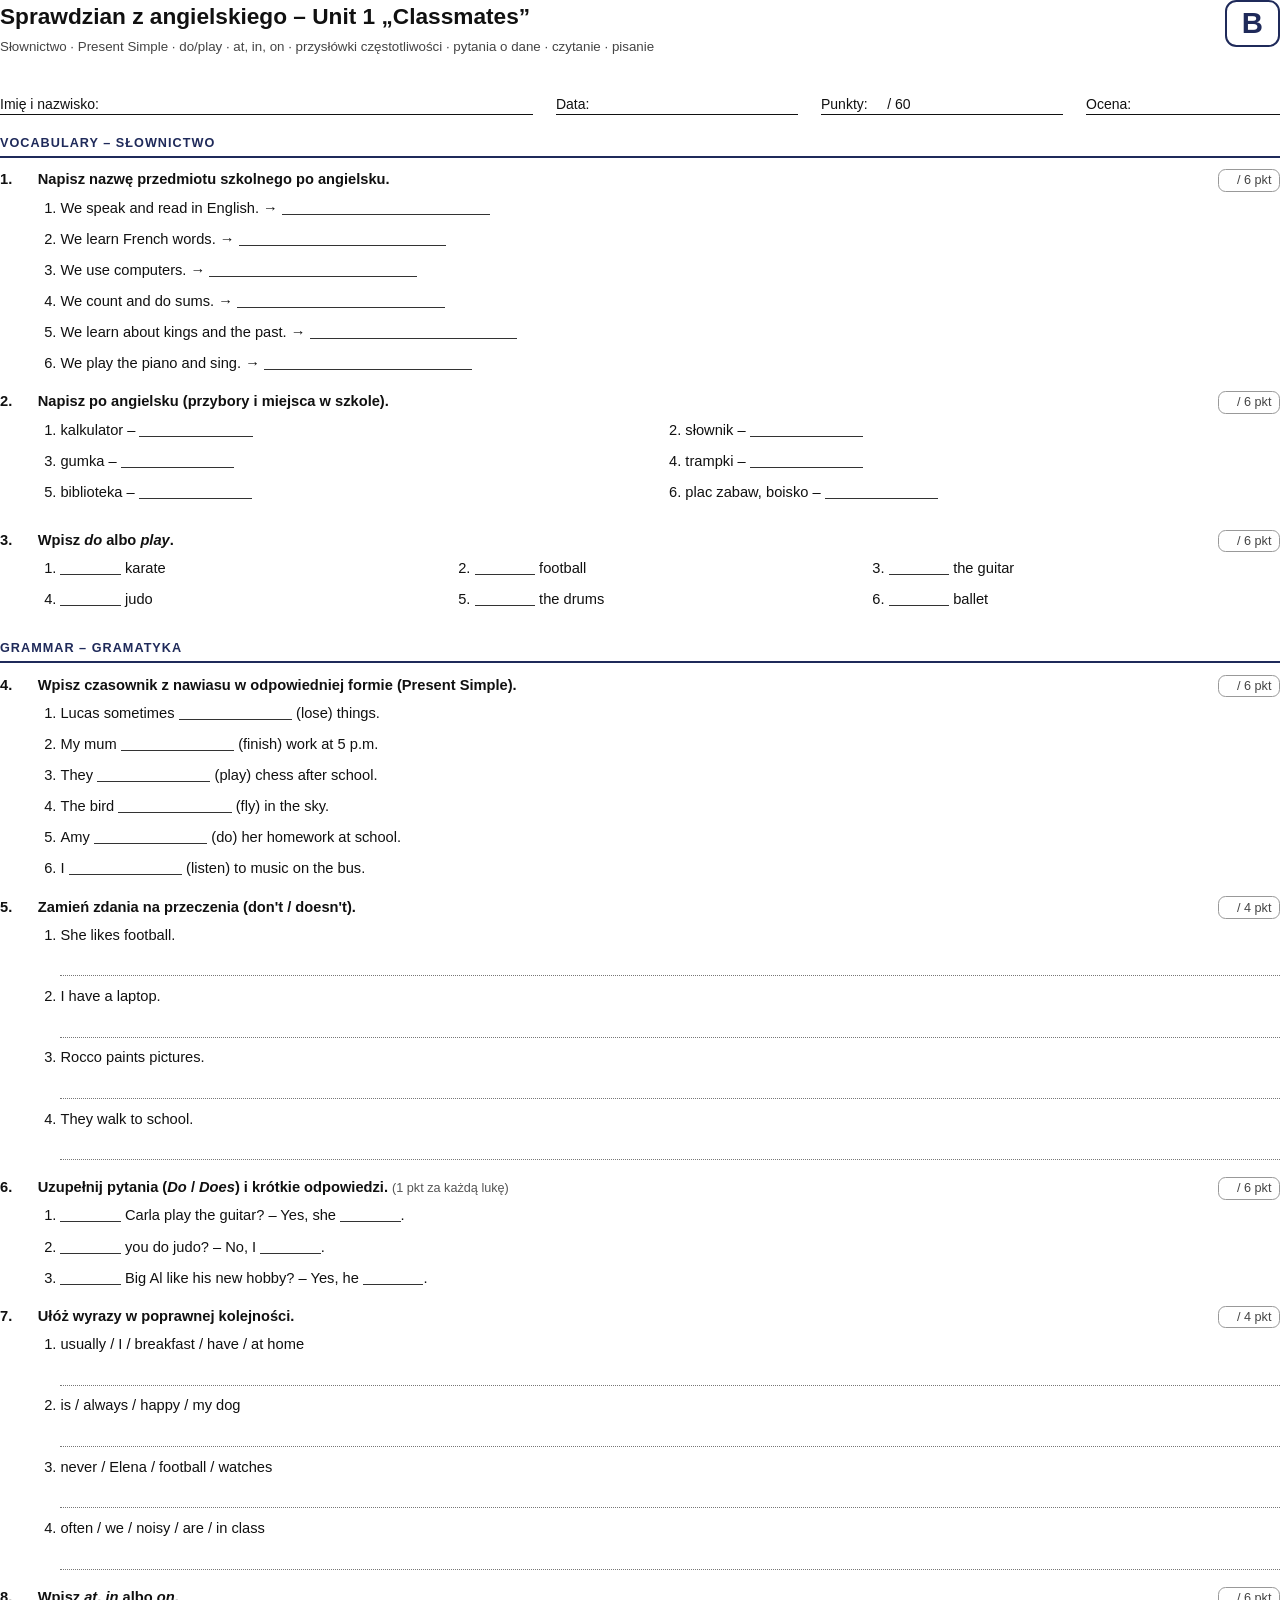
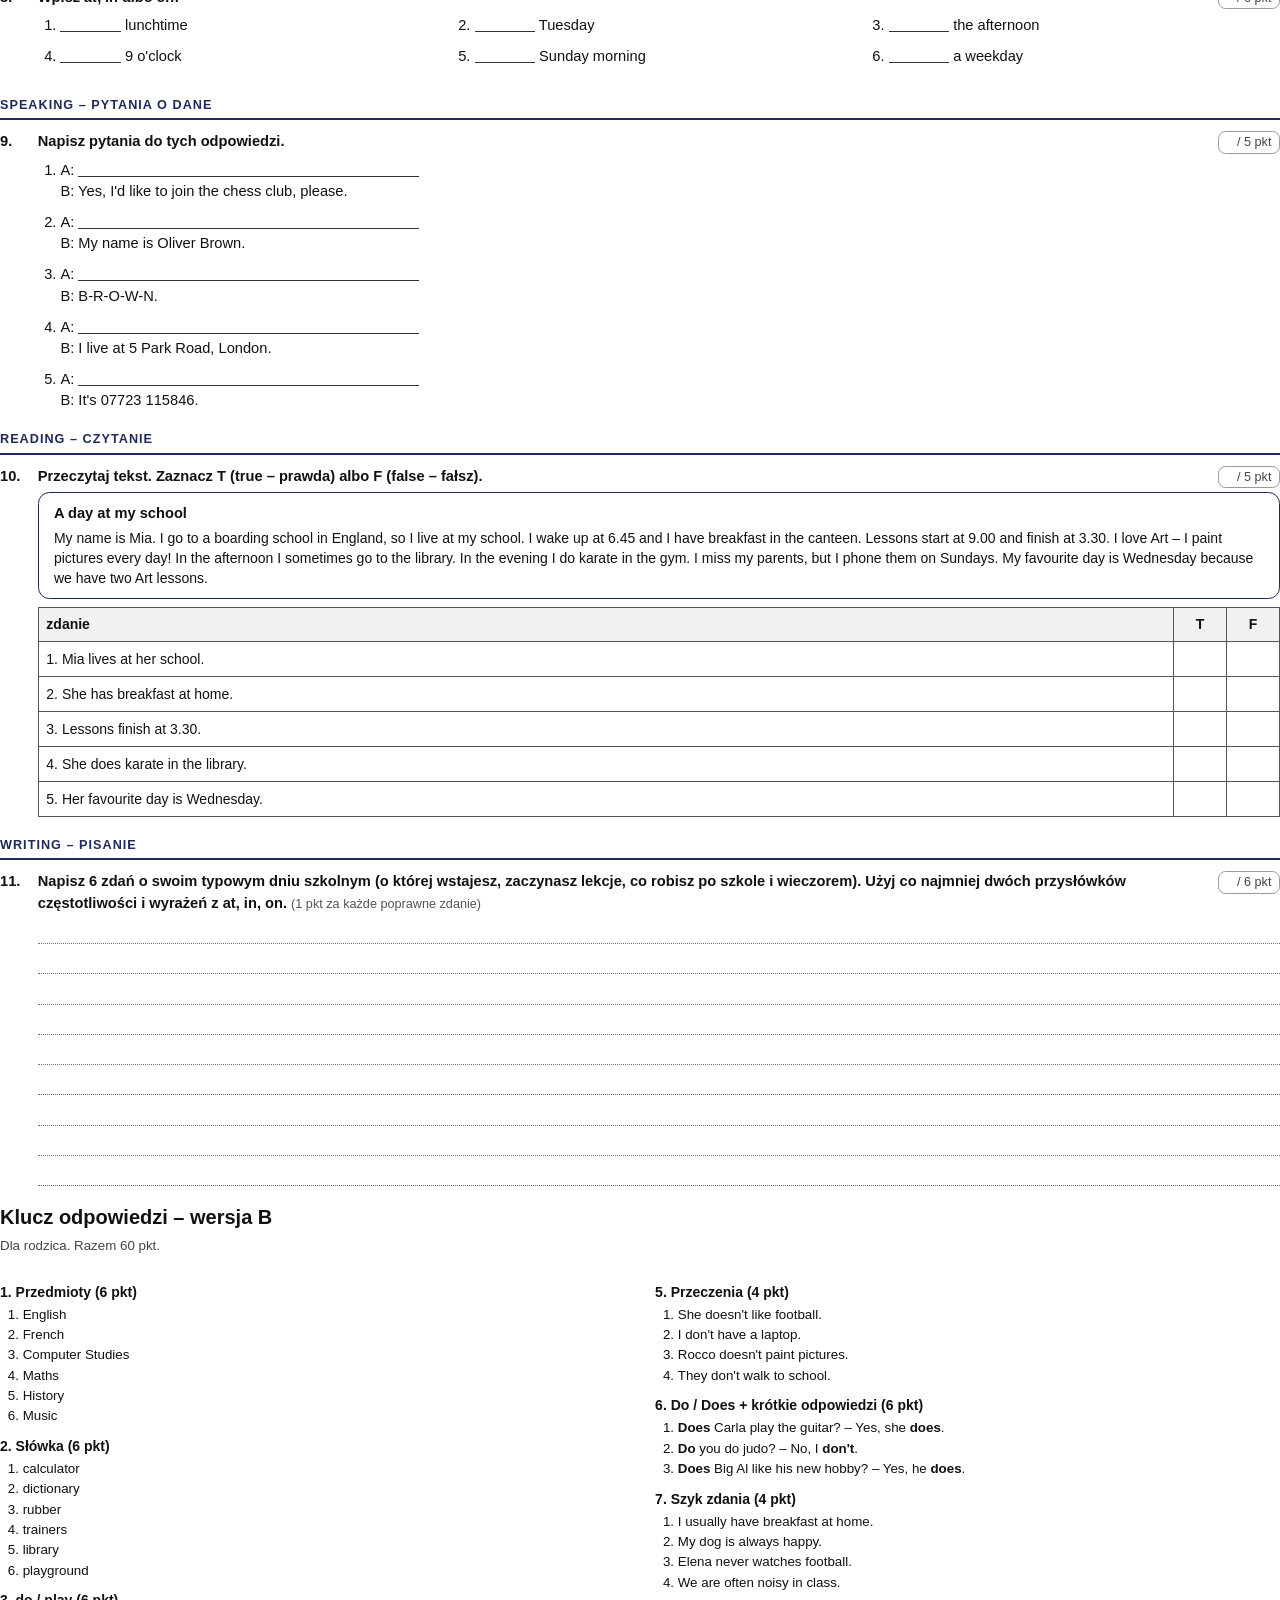
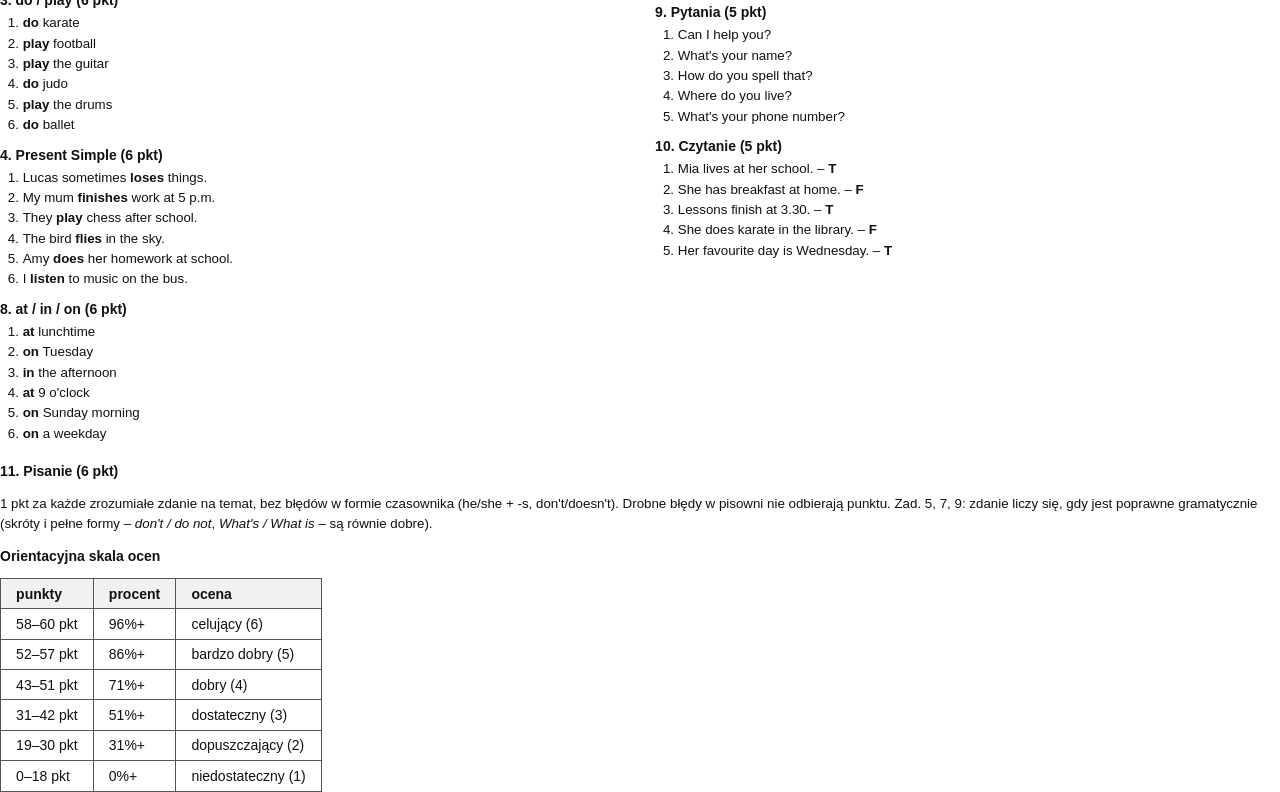
<file: druk/test-B.html>
<!doctype html><html lang="pl"><head><meta charset="utf-8"><title>Sprawdzian Unit 1 – wersja B</title><style>
  @page { size: A4; margin: 13mm 15mm 13mm 15mm; }
  * { box-sizing: border-box; }
  body { font: 11pt/1.45 "Helvetica Neue", Helvetica, Arial, sans-serif; color: #111; margin: 0; }
  h1 { font-size: 17pt; margin: 0 0 1mm; }
  .sub { color: #444; margin: 0 0 4mm; font-size: 10pt; }
  .head { display: grid; grid-template-columns: 2.2fr 1fr 1fr 0.8fr; gap: 6mm; margin-bottom: 5mm; font-size: 10.5pt; }
  .head div { border-bottom: 1px solid #111; padding-top: 6mm; }
  .ver { float: right; font-size: 22pt; font-weight: 800; border: 2.5px solid #1f2a5a; color: #1f2a5a; border-radius: 3mm; padding: 0 4mm; }
  .chapter { font-size: 9.5pt; text-transform: uppercase; letter-spacing: .08em; color: #1f2a5a; font-weight: 700;
    border-bottom: 2px solid #1f2a5a; padding-bottom: 1mm; margin: 5mm 0 3mm; break-after: avoid; page-break-after: avoid; }
  .task { break-inside: avoid; margin-bottom: 4.5mm; }
  .q { display: flex; gap: 3mm; align-items: baseline; }
  .q .n { font-weight: 800; min-width: 7mm; }
  .q .t { flex: 1; font-weight: 600; }
  .q .p { white-space: nowrap; font-size: 9.5pt; color: #444; border: 1px solid #999; border-radius: 2mm; padding: .3mm 2mm; }
  .body { margin-left: 10mm; }
  .line { height: 8mm; border-bottom: 1px dotted #777; }
  .blank { display: inline-block; min-width: 30mm; border-bottom: 1px solid #333; height: 1.1em; vertical-align: -2px; }
  .blank.s { min-width: 16mm; }
  .blank.l { min-width: 55mm; }
  ol.items { margin: 1.5mm 0 0; padding-left: 6mm; }
  ol.items li { margin-bottom: 2.6mm; }
  .grid2 { display: grid; grid-template-columns: 1fr 1fr; column-gap: 8mm; }
  .grid3 { display: grid; grid-template-columns: 1fr 1fr 1fr; column-gap: 6mm; }
  table { border-collapse: collapse; width: 100%; margin-top: 2mm; font-size: 10.5pt; }
  th, td { border: 1px solid #555; padding: 1.8mm 2mm; vertical-align: top; text-align: left; }
  th { background: #f1f1f1; }
  .tf td:nth-child(n+2), .tf th:nth-child(n+2) { width: 14mm; text-align: center; }
  .text { border: 1.5px solid #1f2a5a; border-radius: 3mm; padding: 2.5mm 4mm; margin: 1mm 0 2mm; font-size: 10.5pt; }
  .text h4 { margin: 0 0 1mm; font-size: 11pt; }
  .hint { font-size: 9.5pt; color: #555; font-weight: 400; }
  .bank { border: 1px dashed #777; border-radius: 2mm; padding: 1.5mm 3mm; margin: 1mm 0 2mm; display: inline-block; }
  .page-break { break-before: page; }
  .key h1 { font-size: 15pt; margin-bottom: 1mm; }
  .key ol { padding-left: 6mm; margin: 0 0 2mm; }
  .key li { margin-bottom: .8mm; font-size: 10pt; line-height: 1.3; }
  .key h3 { font-size: 10.5pt; margin: 3mm 0 1mm; }
  .scale { width: auto; margin-top: 3mm; }
  .scale td, .scale th { padding: 1.2mm 4mm; }
</style></head><body>
<span class="ver">B</span><h1>Sprawdzian z angielskiego – Unit 1 „Classmates”</h1>
<p class="sub">Słownictwo · Present Simple · do/play · at, in, on · przysłówki częstotliwości · pytania o dane · czytanie · pisanie</p>
<div class="head"><div>Imię i nazwisko:</div><div>Data:</div><div>Punkty: &nbsp;&nbsp;&nbsp;&nbsp;/ 60</div><div>Ocena:</div></div>
<div class="chapter">Vocabulary – słownictwo</div>
<div class="task"><div class="q"><span class="n">1.</span><span class="t">Napisz nazwę przedmiotu szkolnego po angielsku.</span><span class="p">&nbsp;&nbsp;&nbsp;/ 6 pkt</span></div><div class="body"><ol class="items"><li>We speak and read in English. → <span class="blank l"></span></li><li>We learn French words. → <span class="blank l"></span></li><li>We use computers. → <span class="blank l"></span></li><li>We count and do sums. → <span class="blank l"></span></li><li>We learn about kings and the past. → <span class="blank l"></span></li><li>We play the piano and sing. → <span class="blank l"></span></li></ol></div></div>
<div class="task"><div class="q"><span class="n">2.</span><span class="t">Napisz po angielsku (przybory i miejsca w szkole).</span><span class="p">&nbsp;&nbsp;&nbsp;/ 6 pkt</span></div><div class="body"><ol class="items grid2"><li>kalkulator – <span class="blank"></span></li><li>słownik – <span class="blank"></span></li><li>gumka – <span class="blank"></span></li><li>trampki – <span class="blank"></span></li><li>biblioteka – <span class="blank"></span></li><li>plac zabaw, boisko – <span class="blank"></span></li></ol></div></div>
<div class="task"><div class="q"><span class="n">3.</span><span class="t">Wpisz <i>do</i> albo <i>play</i>.</span><span class="p">&nbsp;&nbsp;&nbsp;/ 6 pkt</span></div><div class="body"><ol class="items grid3"><li><span class="blank s"></span> karate</li><li><span class="blank s"></span> football</li><li><span class="blank s"></span> the guitar</li><li><span class="blank s"></span> judo</li><li><span class="blank s"></span> the drums</li><li><span class="blank s"></span> ballet</li></ol></div></div>
<div class="chapter">Grammar – gramatyka</div>
<div class="task"><div class="q"><span class="n">4.</span><span class="t">Wpisz czasownik z nawiasu w odpowiedniej formie (Present Simple).</span><span class="p">&nbsp;&nbsp;&nbsp;/ 6 pkt</span></div><div class="body"><ol class="items"><li>Lucas sometimes <span class="blank"></span> (lose) things.</li><li>My mum <span class="blank"></span> (finish) work at 5 p.m.</li><li>They <span class="blank"></span> (play) chess after school.</li><li>The bird <span class="blank"></span> (fly) in the sky.</li><li>Amy <span class="blank"></span> (do) her homework at school.</li><li>I <span class="blank"></span> (listen) to music on the bus.</li></ol></div></div>
<div class="task"><div class="q"><span class="n">5.</span><span class="t">Zamień zdania na przeczenia (don't / doesn't).</span><span class="p">&nbsp;&nbsp;&nbsp;/ 4 pkt</span></div><div class="body"><ol class="items"><li>She likes football.<div class="line"></div></li><li>I have a laptop.<div class="line"></div></li><li>Rocco paints pictures.<div class="line"></div></li><li>They walk to school.<div class="line"></div></li></ol></div></div>
<div class="task"><div class="q"><span class="n">6.</span><span class="t">Uzupełnij pytania (<i>Do</i> / <i>Does</i>) i krótkie odpowiedzi. <span class="hint">(1 pkt za każdą lukę)</span></span><span class="p">&nbsp;&nbsp;&nbsp;/ 6 pkt</span></div><div class="body"><ol class="items"><li><span class="blank s"></span> Carla play the guitar? – Yes, she <span class="blank s"></span>.</li><li><span class="blank s"></span> you do judo? – No, I <span class="blank s"></span>.</li><li><span class="blank s"></span> Big Al like his new hobby? – Yes, he <span class="blank s"></span>.</li></ol></div></div>
<div class="task"><div class="q"><span class="n">7.</span><span class="t">Ułóż wyrazy w poprawnej kolejności.</span><span class="p">&nbsp;&nbsp;&nbsp;/ 4 pkt</span></div><div class="body"><ol class="items"><li>usually / I / breakfast / have / at home<div class="line"></div></li><li>is / always / happy / my dog<div class="line"></div></li><li>never / Elena / football / watches<div class="line"></div></li><li>often / we / noisy / are / in class<div class="line"></div></li></ol></div></div>
<div class="task"><div class="q"><span class="n">8.</span><span class="t">Wpisz <i>at</i>, <i>in</i> albo <i>on</i>.</span><span class="p">&nbsp;&nbsp;&nbsp;/ 6 pkt</span></div><div class="body"><ol class="items grid3"><li><span class="blank s"></span> lunchtime</li><li><span class="blank s"></span> Tuesday</li><li><span class="blank s"></span> the afternoon</li><li><span class="blank s"></span> 9 o&#x27;clock</li><li><span class="blank s"></span> Sunday morning</li><li><span class="blank s"></span> a weekday</li></ol></div></div>
<div class="chapter">Speaking – pytania o dane</div>
<div class="task"><div class="q"><span class="n">9.</span><span class="t">Napisz pytania do tych odpowiedzi.</span><span class="p">&nbsp;&nbsp;&nbsp;/ 5 pkt</span></div><div class="body"><ol class="items"><li>A: <span class="blank l" style="min-width:90mm"></span><br>B: Yes, I&#x27;d like to join the chess club, please.</li><li>A: <span class="blank l" style="min-width:90mm"></span><br>B: My name is Oliver Brown.</li><li>A: <span class="blank l" style="min-width:90mm"></span><br>B: B-R-O-W-N.</li><li>A: <span class="blank l" style="min-width:90mm"></span><br>B: I live at 5 Park Road, London.</li><li>A: <span class="blank l" style="min-width:90mm"></span><br>B: It&#x27;s 07723 115846.</li></ol></div></div>
<div class="chapter">Reading – czytanie</div>
<div class="task"><div class="q"><span class="n">10.</span><span class="t">Przeczytaj tekst. Zaznacz T (true – prawda) albo F (false – fałsz).</span><span class="p">&nbsp;&nbsp;&nbsp;/ 5 pkt</span></div><div class="body"><div class="text"><h4>A day at my school</h4>My name is Mia. I go to a boarding school in England, so I live at my school. I wake up at 6.45 and I have breakfast in the canteen. Lessons start at 9.00 and finish at 3.30. I love Art – I paint pictures every day! In the afternoon I sometimes go to the library. In the evening I do karate in the gym. I miss my parents, but I phone them on Sundays. My favourite day is Wednesday because we have two Art lessons.</div><table class="tf"><tr><th>zdanie</th><th>T</th><th>F</th></tr><tr><td>1. Mia lives at her school.</td><td></td><td></td></tr><tr><td>2. She has breakfast at home.</td><td></td><td></td></tr><tr><td>3. Lessons finish at 3.30.</td><td></td><td></td></tr><tr><td>4. She does karate in the library.</td><td></td><td></td></tr><tr><td>5. Her favourite day is Wednesday.</td><td></td><td></td></tr></table></div></div>
<div class="chapter">Writing – pisanie</div>
<div class="task"><div class="q"><span class="n">11.</span><span class="t">Napisz 6 zdań o swoim <b>typowym dniu szkolnym</b> (o której wstajesz, zaczynasz lekcje, co robisz po szkole i wieczorem). Użyj co najmniej dwóch przysłówków częstotliwości i wyrażeń z <b>at, in, on</b>. <span class="hint">(1 pkt za każde poprawne zdanie)</span></span><span class="p">&nbsp;&nbsp;&nbsp;/ 6 pkt</span></div><div class="body"><div class="line"></div><div class="line"></div><div class="line"></div><div class="line"></div><div class="line"></div><div class="line"></div><div class="line"></div><div class="line"></div><div class="line"></div></div></div>
<div class="page-break key"><h1>Klucz odpowiedzi – wersja B</h1><p class="sub">Dla rodzica. Razem 60 pkt.</p>
<div class="grid2"><div>
<h3>1. Przedmioty (6 pkt)</h3><ol><li>English</li><li>French</li><li>Computer Studies</li><li>Maths</li><li>History</li><li>Music</li></ol>
<h3>2. Słówka (6 pkt)</h3><ol><li>calculator</li><li>dictionary</li><li>rubber</li><li>trainers</li><li>library</li><li>playground</li></ol>
<h3>3. do / play (6 pkt)</h3><ol><li><b>do</b> karate</li><li><b>play</b> football</li><li><b>play</b> the guitar</li><li><b>do</b> judo</li><li><b>play</b> the drums</li><li><b>do</b> ballet</li></ol>
<h3>4. Present Simple (6 pkt)</h3><ol><li>Lucas sometimes <b>loses</b> things.</li><li>My mum <b>finishes</b> work at 5 p.m.</li><li>They <b>play</b> chess after school.</li><li>The bird <b>flies</b> in the sky.</li><li>Amy <b>does</b> her homework at school.</li><li>I <b>listen</b> to music on the bus.</li></ol>
<h3>8. at / in / on (6 pkt)</h3><ol><li><b>at</b> lunchtime</li><li><b>on</b> Tuesday</li><li><b>in</b> the afternoon</li><li><b>at</b> 9 o&#x27;clock</li><li><b>on</b> Sunday morning</li><li><b>on</b> a weekday</li></ol>
</div><div>
<h3>5. Przeczenia (4 pkt)</h3><ol><li>She doesn&#x27;t like football.</li><li>I don&#x27;t have a laptop.</li><li>Rocco doesn&#x27;t paint pictures.</li><li>They don&#x27;t walk to school.</li></ol>
<h3>6. Do / Does + krótkie odpowiedzi (6 pkt)</h3><ol><li><b>Does</b> Carla play the guitar? – Yes, she <b>does</b>.</li><li><b>Do</b> you do judo? – No, I <b>don&#x27;t</b>.</li><li><b>Does</b> Big Al like his new hobby? – Yes, he <b>does</b>.</li></ol>
<h3>7. Szyk zdania (4 pkt)</h3><ol><li>I usually have breakfast at home.</li><li>My dog is always happy.</li><li>Elena never watches football.</li><li>We are often noisy in class.</li></ol>
<h3>9. Pytania (5 pkt)</h3><ol><li>Can I help you?</li><li>What&#x27;s your name?</li><li>How do you spell that?</li><li>Where do you live?</li><li>What&#x27;s your phone number?</li></ol>
<h3>10. Czytanie (5 pkt)</h3><ol><li>Mia lives at her school. – <b>T</b></li><li>She has breakfast at home. – <b>F</b></li><li>Lessons finish at 3.30. – <b>T</b></li><li>She does karate in the library. – <b>F</b></li><li>Her favourite day is Wednesday. – <b>T</b></li></ol>
</div></div>
<h3>11. Pisanie (6 pkt)</h3><p style="font-size:10pt">1 pkt za każde zrozumiałe zdanie na temat, bez błędów w formie czasownika (he/she + -s, don't/doesn't). Drobne błędy w pisowni nie odbierają punktu. Zad. 5, 7, 9: zdanie liczy się, gdy jest poprawne gramatycznie (skróty i pełne formy – <i>don't / do not</i>, <i>What's / What is</i> – są równie dobre).</p>
<h3>Orientacyjna skala ocen</h3><table class="scale"><tr><th>punkty</th><th>procent</th><th>ocena</th></tr><tr><td>58–60 pkt</td><td>96%+</td><td>celujący (6)</td></tr><tr><td>52–57 pkt</td><td>86%+</td><td>bardzo dobry (5)</td></tr><tr><td>43–51 pkt</td><td>71%+</td><td>dobry (4)</td></tr><tr><td>31–42 pkt</td><td>51%+</td><td>dostateczny (3)</td></tr><tr><td>19–30 pkt</td><td>31%+</td><td>dopuszczający (2)</td></tr><tr><td>0–18 pkt</td><td>0%+</td><td>niedostateczny (1)</td></tr></table>
</div></body></html>
</file>
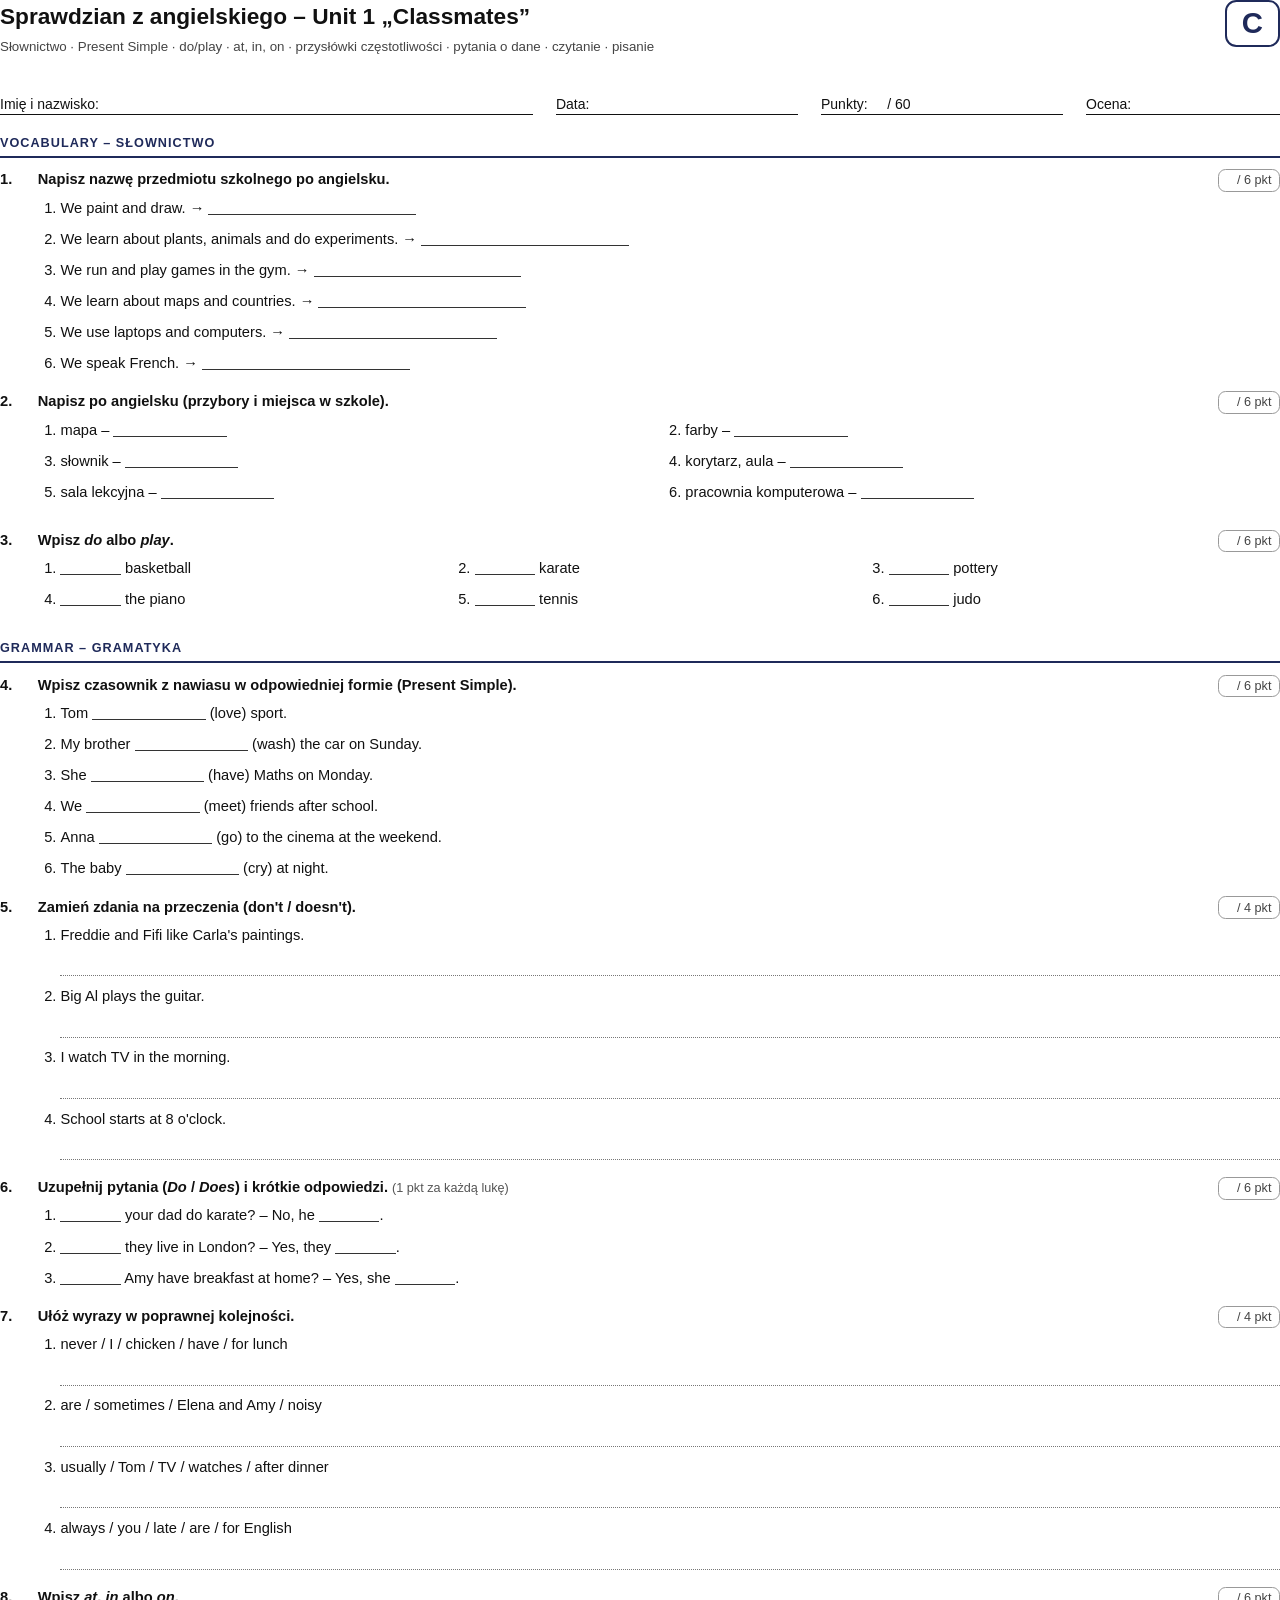
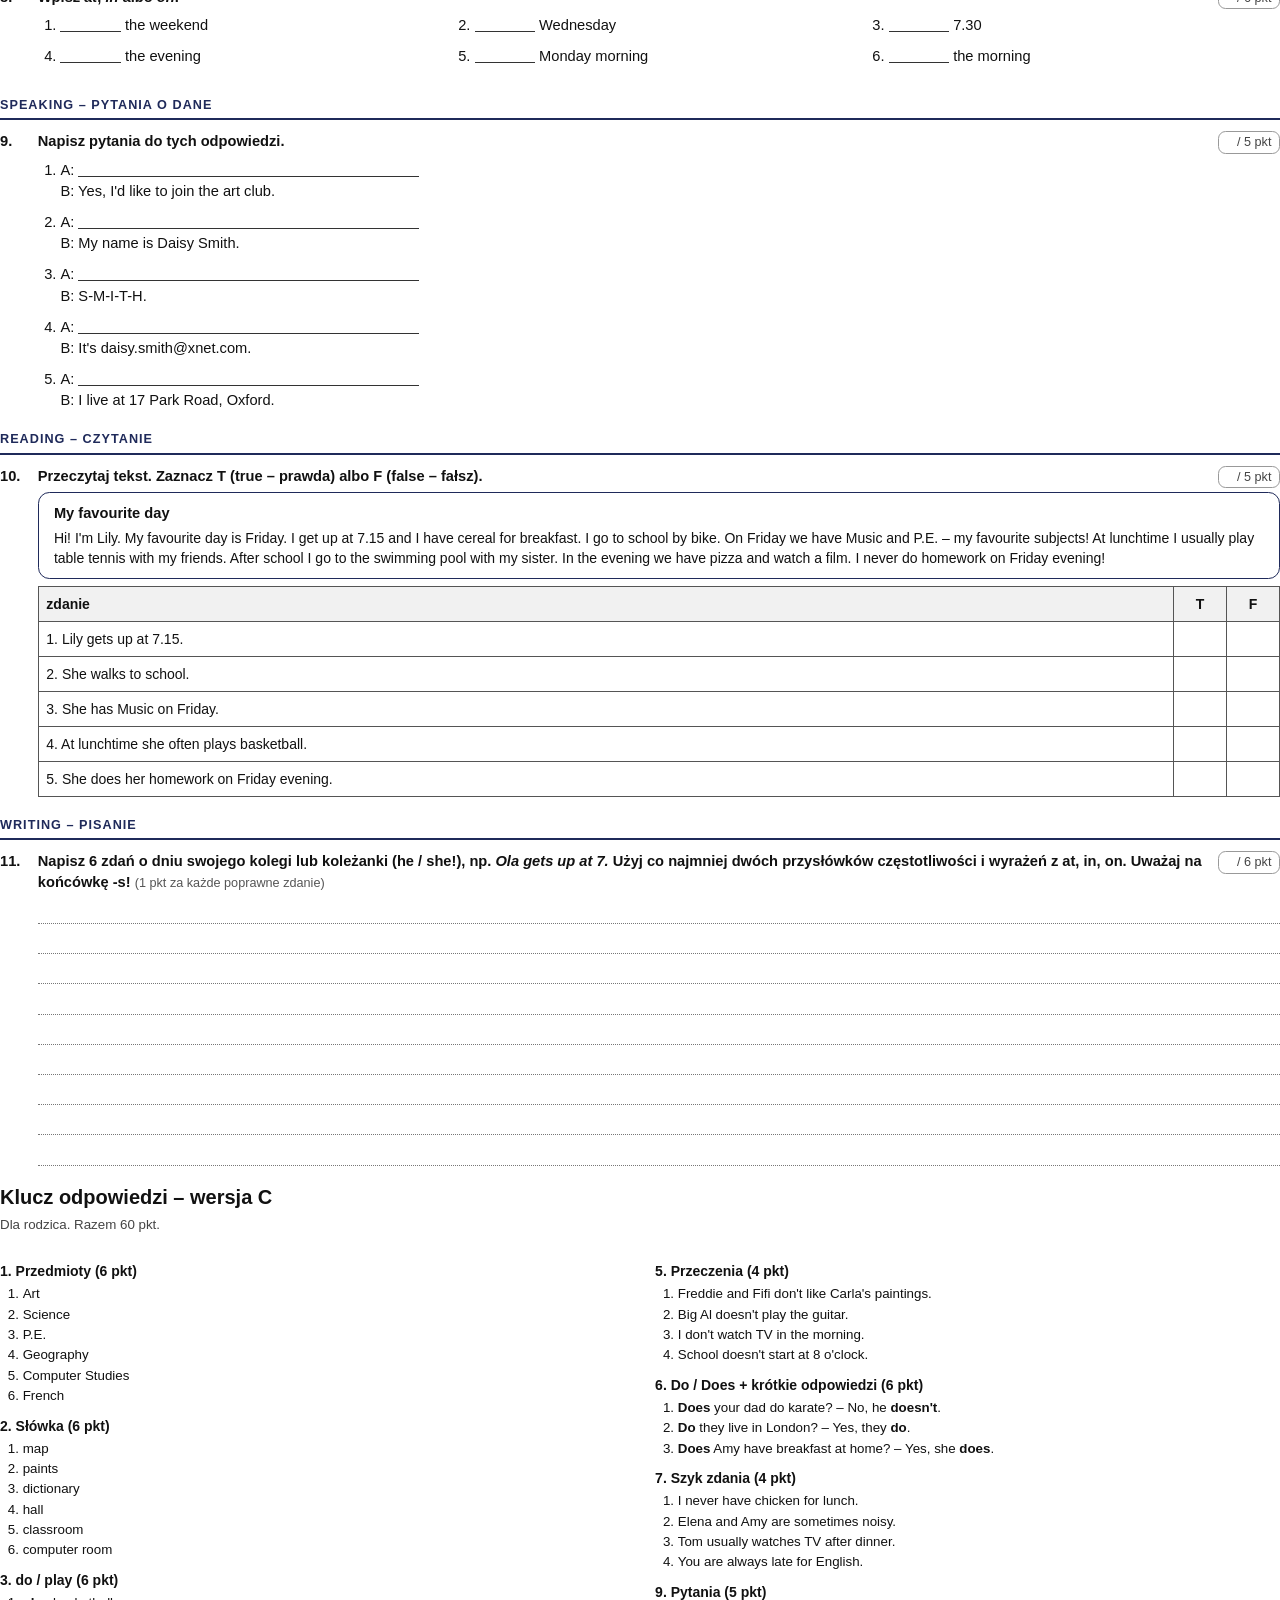
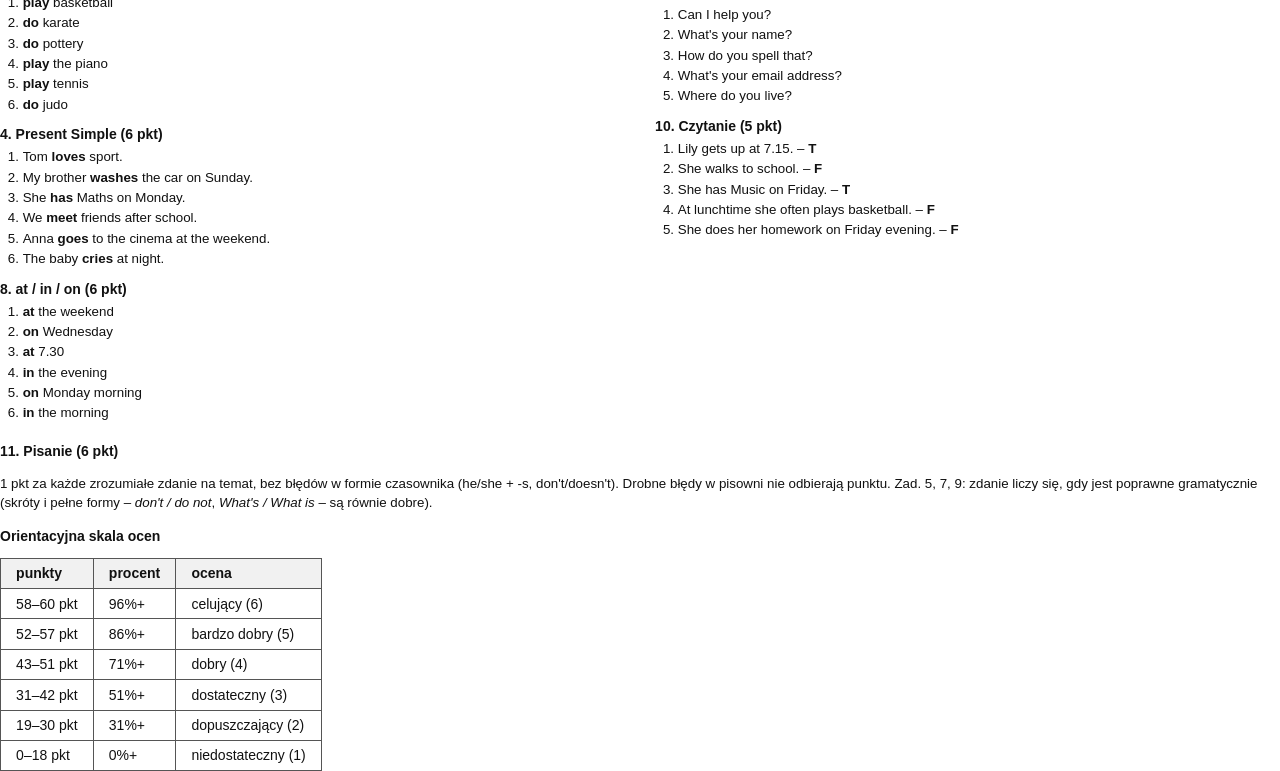
<file: druk/test-C.html>
<!doctype html><html lang="pl"><head><meta charset="utf-8"><title>Sprawdzian Unit 1 – wersja C</title><style>
  @page { size: A4; margin: 13mm 15mm 13mm 15mm; }
  * { box-sizing: border-box; }
  body { font: 11pt/1.45 "Helvetica Neue", Helvetica, Arial, sans-serif; color: #111; margin: 0; }
  h1 { font-size: 17pt; margin: 0 0 1mm; }
  .sub { color: #444; margin: 0 0 4mm; font-size: 10pt; }
  .head { display: grid; grid-template-columns: 2.2fr 1fr 1fr 0.8fr; gap: 6mm; margin-bottom: 5mm; font-size: 10.5pt; }
  .head div { border-bottom: 1px solid #111; padding-top: 6mm; }
  .ver { float: right; font-size: 22pt; font-weight: 800; border: 2.5px solid #1f2a5a; color: #1f2a5a; border-radius: 3mm; padding: 0 4mm; }
  .chapter { font-size: 9.5pt; text-transform: uppercase; letter-spacing: .08em; color: #1f2a5a; font-weight: 700;
    border-bottom: 2px solid #1f2a5a; padding-bottom: 1mm; margin: 5mm 0 3mm; break-after: avoid; page-break-after: avoid; }
  .task { break-inside: avoid; margin-bottom: 4.5mm; }
  .q { display: flex; gap: 3mm; align-items: baseline; }
  .q .n { font-weight: 800; min-width: 7mm; }
  .q .t { flex: 1; font-weight: 600; }
  .q .p { white-space: nowrap; font-size: 9.5pt; color: #444; border: 1px solid #999; border-radius: 2mm; padding: .3mm 2mm; }
  .body { margin-left: 10mm; }
  .line { height: 8mm; border-bottom: 1px dotted #777; }
  .blank { display: inline-block; min-width: 30mm; border-bottom: 1px solid #333; height: 1.1em; vertical-align: -2px; }
  .blank.s { min-width: 16mm; }
  .blank.l { min-width: 55mm; }
  ol.items { margin: 1.5mm 0 0; padding-left: 6mm; }
  ol.items li { margin-bottom: 2.6mm; }
  .grid2 { display: grid; grid-template-columns: 1fr 1fr; column-gap: 8mm; }
  .grid3 { display: grid; grid-template-columns: 1fr 1fr 1fr; column-gap: 6mm; }
  table { border-collapse: collapse; width: 100%; margin-top: 2mm; font-size: 10.5pt; }
  th, td { border: 1px solid #555; padding: 1.8mm 2mm; vertical-align: top; text-align: left; }
  th { background: #f1f1f1; }
  .tf td:nth-child(n+2), .tf th:nth-child(n+2) { width: 14mm; text-align: center; }
  .text { border: 1.5px solid #1f2a5a; border-radius: 3mm; padding: 2.5mm 4mm; margin: 1mm 0 2mm; font-size: 10.5pt; }
  .text h4 { margin: 0 0 1mm; font-size: 11pt; }
  .hint { font-size: 9.5pt; color: #555; font-weight: 400; }
  .bank { border: 1px dashed #777; border-radius: 2mm; padding: 1.5mm 3mm; margin: 1mm 0 2mm; display: inline-block; }
  .page-break { break-before: page; }
  .key h1 { font-size: 15pt; margin-bottom: 1mm; }
  .key ol { padding-left: 6mm; margin: 0 0 2mm; }
  .key li { margin-bottom: .8mm; font-size: 10pt; line-height: 1.3; }
  .key h3 { font-size: 10.5pt; margin: 3mm 0 1mm; }
  .scale { width: auto; margin-top: 3mm; }
  .scale td, .scale th { padding: 1.2mm 4mm; }
</style></head><body>
<span class="ver">C</span><h1>Sprawdzian z angielskiego – Unit 1 „Classmates”</h1>
<p class="sub">Słownictwo · Present Simple · do/play · at, in, on · przysłówki częstotliwości · pytania o dane · czytanie · pisanie</p>
<div class="head"><div>Imię i nazwisko:</div><div>Data:</div><div>Punkty: &nbsp;&nbsp;&nbsp;&nbsp;/ 60</div><div>Ocena:</div></div>
<div class="chapter">Vocabulary – słownictwo</div>
<div class="task"><div class="q"><span class="n">1.</span><span class="t">Napisz nazwę przedmiotu szkolnego po angielsku.</span><span class="p">&nbsp;&nbsp;&nbsp;/ 6 pkt</span></div><div class="body"><ol class="items"><li>We paint and draw. → <span class="blank l"></span></li><li>We learn about plants, animals and do experiments. → <span class="blank l"></span></li><li>We run and play games in the gym. → <span class="blank l"></span></li><li>We learn about maps and countries. → <span class="blank l"></span></li><li>We use laptops and computers. → <span class="blank l"></span></li><li>We speak French. → <span class="blank l"></span></li></ol></div></div>
<div class="task"><div class="q"><span class="n">2.</span><span class="t">Napisz po angielsku (przybory i miejsca w szkole).</span><span class="p">&nbsp;&nbsp;&nbsp;/ 6 pkt</span></div><div class="body"><ol class="items grid2"><li>mapa – <span class="blank"></span></li><li>farby – <span class="blank"></span></li><li>słownik – <span class="blank"></span></li><li>korytarz, aula – <span class="blank"></span></li><li>sala lekcyjna – <span class="blank"></span></li><li>pracownia komputerowa – <span class="blank"></span></li></ol></div></div>
<div class="task"><div class="q"><span class="n">3.</span><span class="t">Wpisz <i>do</i> albo <i>play</i>.</span><span class="p">&nbsp;&nbsp;&nbsp;/ 6 pkt</span></div><div class="body"><ol class="items grid3"><li><span class="blank s"></span> basketball</li><li><span class="blank s"></span> karate</li><li><span class="blank s"></span> pottery</li><li><span class="blank s"></span> the piano</li><li><span class="blank s"></span> tennis</li><li><span class="blank s"></span> judo</li></ol></div></div>
<div class="chapter">Grammar – gramatyka</div>
<div class="task"><div class="q"><span class="n">4.</span><span class="t">Wpisz czasownik z nawiasu w odpowiedniej formie (Present Simple).</span><span class="p">&nbsp;&nbsp;&nbsp;/ 6 pkt</span></div><div class="body"><ol class="items"><li>Tom <span class="blank"></span> (love) sport.</li><li>My brother <span class="blank"></span> (wash) the car on Sunday.</li><li>She <span class="blank"></span> (have) Maths on Monday.</li><li>We <span class="blank"></span> (meet) friends after school.</li><li>Anna <span class="blank"></span> (go) to the cinema at the weekend.</li><li>The baby <span class="blank"></span> (cry) at night.</li></ol></div></div>
<div class="task"><div class="q"><span class="n">5.</span><span class="t">Zamień zdania na przeczenia (don't / doesn't).</span><span class="p">&nbsp;&nbsp;&nbsp;/ 4 pkt</span></div><div class="body"><ol class="items"><li>Freddie and Fifi like Carla&#x27;s paintings.<div class="line"></div></li><li>Big Al plays the guitar.<div class="line"></div></li><li>I watch TV in the morning.<div class="line"></div></li><li>School starts at 8 o&#x27;clock.<div class="line"></div></li></ol></div></div>
<div class="task"><div class="q"><span class="n">6.</span><span class="t">Uzupełnij pytania (<i>Do</i> / <i>Does</i>) i krótkie odpowiedzi. <span class="hint">(1 pkt za każdą lukę)</span></span><span class="p">&nbsp;&nbsp;&nbsp;/ 6 pkt</span></div><div class="body"><ol class="items"><li><span class="blank s"></span> your dad do karate? – No, he <span class="blank s"></span>.</li><li><span class="blank s"></span> they live in London? – Yes, they <span class="blank s"></span>.</li><li><span class="blank s"></span> Amy have breakfast at home? – Yes, she <span class="blank s"></span>.</li></ol></div></div>
<div class="task"><div class="q"><span class="n">7.</span><span class="t">Ułóż wyrazy w poprawnej kolejności.</span><span class="p">&nbsp;&nbsp;&nbsp;/ 4 pkt</span></div><div class="body"><ol class="items"><li>never / I / chicken / have / for lunch<div class="line"></div></li><li>are / sometimes / Elena and Amy / noisy<div class="line"></div></li><li>usually / Tom / TV / watches / after dinner<div class="line"></div></li><li>always / you / late / are / for English<div class="line"></div></li></ol></div></div>
<div class="task"><div class="q"><span class="n">8.</span><span class="t">Wpisz <i>at</i>, <i>in</i> albo <i>on</i>.</span><span class="p">&nbsp;&nbsp;&nbsp;/ 6 pkt</span></div><div class="body"><ol class="items grid3"><li><span class="blank s"></span> the weekend</li><li><span class="blank s"></span> Wednesday</li><li><span class="blank s"></span> 7.30</li><li><span class="blank s"></span> the evening</li><li><span class="blank s"></span> Monday morning</li><li><span class="blank s"></span> the morning</li></ol></div></div>
<div class="chapter">Speaking – pytania o dane</div>
<div class="task"><div class="q"><span class="n">9.</span><span class="t">Napisz pytania do tych odpowiedzi.</span><span class="p">&nbsp;&nbsp;&nbsp;/ 5 pkt</span></div><div class="body"><ol class="items"><li>A: <span class="blank l" style="min-width:90mm"></span><br>B: Yes, I&#x27;d like to join the art club.</li><li>A: <span class="blank l" style="min-width:90mm"></span><br>B: My name is Daisy Smith.</li><li>A: <span class="blank l" style="min-width:90mm"></span><br>B: S-M-I-T-H.</li><li>A: <span class="blank l" style="min-width:90mm"></span><br>B: It&#x27;s daisy.smith@xnet.com.</li><li>A: <span class="blank l" style="min-width:90mm"></span><br>B: I live at 17 Park Road, Oxford.</li></ol></div></div>
<div class="chapter">Reading – czytanie</div>
<div class="task"><div class="q"><span class="n">10.</span><span class="t">Przeczytaj tekst. Zaznacz T (true – prawda) albo F (false – fałsz).</span><span class="p">&nbsp;&nbsp;&nbsp;/ 5 pkt</span></div><div class="body"><div class="text"><h4>My favourite day</h4>Hi! I&#x27;m Lily. My favourite day is Friday. I get up at 7.15 and I have cereal for breakfast. I go to school by bike. On Friday we have Music and P.E. – my favourite subjects! At lunchtime I usually play table tennis with my friends. After school I go to the swimming pool with my sister. In the evening we have pizza and watch a film. I never do homework on Friday evening!</div><table class="tf"><tr><th>zdanie</th><th>T</th><th>F</th></tr><tr><td>1. Lily gets up at 7.15.</td><td></td><td></td></tr><tr><td>2. She walks to school.</td><td></td><td></td></tr><tr><td>3. She has Music on Friday.</td><td></td><td></td></tr><tr><td>4. At lunchtime she often plays basketball.</td><td></td><td></td></tr><tr><td>5. She does her homework on Friday evening.</td><td></td><td></td></tr></table></div></div>
<div class="chapter">Writing – pisanie</div>
<div class="task"><div class="q"><span class="n">11.</span><span class="t">Napisz 6 zdań o <b>dniu swojego kolegi lub koleżanki</b> (he / she!), np. <i>Ola gets up at 7.</i> Użyj co najmniej dwóch przysłówków częstotliwości i wyrażeń z <b>at, in, on</b>. Uważaj na końcówkę <b>-s</b>! <span class="hint">(1 pkt za każde poprawne zdanie)</span></span><span class="p">&nbsp;&nbsp;&nbsp;/ 6 pkt</span></div><div class="body"><div class="line"></div><div class="line"></div><div class="line"></div><div class="line"></div><div class="line"></div><div class="line"></div><div class="line"></div><div class="line"></div><div class="line"></div></div></div>
<div class="page-break key"><h1>Klucz odpowiedzi – wersja C</h1><p class="sub">Dla rodzica. Razem 60 pkt.</p>
<div class="grid2"><div>
<h3>1. Przedmioty (6 pkt)</h3><ol><li>Art</li><li>Science</li><li>P.E.</li><li>Geography</li><li>Computer Studies</li><li>French</li></ol>
<h3>2. Słówka (6 pkt)</h3><ol><li>map</li><li>paints</li><li>dictionary</li><li>hall</li><li>classroom</li><li>computer room</li></ol>
<h3>3. do / play (6 pkt)</h3><ol><li><b>play</b> basketball</li><li><b>do</b> karate</li><li><b>do</b> pottery</li><li><b>play</b> the piano</li><li><b>play</b> tennis</li><li><b>do</b> judo</li></ol>
<h3>4. Present Simple (6 pkt)</h3><ol><li>Tom <b>loves</b> sport.</li><li>My brother <b>washes</b> the car on Sunday.</li><li>She <b>has</b> Maths on Monday.</li><li>We <b>meet</b> friends after school.</li><li>Anna <b>goes</b> to the cinema at the weekend.</li><li>The baby <b>cries</b> at night.</li></ol>
<h3>8. at / in / on (6 pkt)</h3><ol><li><b>at</b> the weekend</li><li><b>on</b> Wednesday</li><li><b>at</b> 7.30</li><li><b>in</b> the evening</li><li><b>on</b> Monday morning</li><li><b>in</b> the morning</li></ol>
</div><div>
<h3>5. Przeczenia (4 pkt)</h3><ol><li>Freddie and Fifi don&#x27;t like Carla&#x27;s paintings.</li><li>Big Al doesn&#x27;t play the guitar.</li><li>I don&#x27;t watch TV in the morning.</li><li>School doesn&#x27;t start at 8 o&#x27;clock.</li></ol>
<h3>6. Do / Does + krótkie odpowiedzi (6 pkt)</h3><ol><li><b>Does</b> your dad do karate? – No, he <b>doesn&#x27;t</b>.</li><li><b>Do</b> they live in London? – Yes, they <b>do</b>.</li><li><b>Does</b> Amy have breakfast at home? – Yes, she <b>does</b>.</li></ol>
<h3>7. Szyk zdania (4 pkt)</h3><ol><li>I never have chicken for lunch.</li><li>Elena and Amy are sometimes noisy.</li><li>Tom usually watches TV after dinner.</li><li>You are always late for English.</li></ol>
<h3>9. Pytania (5 pkt)</h3><ol><li>Can I help you?</li><li>What&#x27;s your name?</li><li>How do you spell that?</li><li>What&#x27;s your email address?</li><li>Where do you live?</li></ol>
<h3>10. Czytanie (5 pkt)</h3><ol><li>Lily gets up at 7.15. – <b>T</b></li><li>She walks to school. – <b>F</b></li><li>She has Music on Friday. – <b>T</b></li><li>At lunchtime she often plays basketball. – <b>F</b></li><li>She does her homework on Friday evening. – <b>F</b></li></ol>
</div></div>
<h3>11. Pisanie (6 pkt)</h3><p style="font-size:10pt">1 pkt za każde zrozumiałe zdanie na temat, bez błędów w formie czasownika (he/she + -s, don't/doesn't). Drobne błędy w pisowni nie odbierają punktu. Zad. 5, 7, 9: zdanie liczy się, gdy jest poprawne gramatycznie (skróty i pełne formy – <i>don't / do not</i>, <i>What's / What is</i> – są równie dobre).</p>
<h3>Orientacyjna skala ocen</h3><table class="scale"><tr><th>punkty</th><th>procent</th><th>ocena</th></tr><tr><td>58–60 pkt</td><td>96%+</td><td>celujący (6)</td></tr><tr><td>52–57 pkt</td><td>86%+</td><td>bardzo dobry (5)</td></tr><tr><td>43–51 pkt</td><td>71%+</td><td>dobry (4)</td></tr><tr><td>31–42 pkt</td><td>51%+</td><td>dostateczny (3)</td></tr><tr><td>19–30 pkt</td><td>31%+</td><td>dopuszczający (2)</td></tr><tr><td>0–18 pkt</td><td>0%+</td><td>niedostateczny (1)</td></tr></table>
</div></body></html>
</file>
<file: style.css>
:root {
  --bg: #f7f4ee;
  --card: #ffffff;
  --card-back: #fff6df;
  --ink: #1f1d1a;
  --muted: #6f6a61;
  --line: #e7e1d6;
  --accent: #e4572e;
  --accent-ink: #ffffff;
  --gold: #f2b632;
  --ok: #23874f;
  --ok-bg: #e3f5ea;
  --bad: #c93a3a;
  --bad-bg: #fbe5e3;
  --chip-on: #1f1d1a;
  --chip-on-ink: #ffffff;
  --shadow: 0 1px 2px rgba(31, 29, 26, .06), 0 8px 24px rgba(31, 29, 26, .08);
  color-scheme: light dark;
}

@media (prefers-color-scheme: dark) {
  :root {
    --bg: #17161b;
    --card: #232229;
    --card-back: #2d2a22;
    --ink: #f3f1ec;
    --muted: #a19c93;
    --line: #34323a;
    --accent: #ff7148;
    --gold: #f5c24a;
    --ok: #5fd08f;
    --ok-bg: #173826;
    --bad: #ff7a7a;
    --bad-bg: #3d1d1f;
    --chip-on: #f3f1ec;
    --chip-on-ink: #17161b;
    --shadow: 0 1px 2px rgba(0, 0, 0, .3), 0 8px 24px rgba(0, 0, 0, .3);
  }
}

* { box-sizing: border-box; }

html, body { margin: 0; }

body {
  background: var(--bg);
  color: var(--ink);
  font: 17px/1.4 -apple-system, BlinkMacSystemFont, "SF Pro Rounded", "Segoe UI", Roboto, sans-serif;
  -webkit-font-smoothing: antialiased;
  -webkit-tap-highlight-color: transparent;
  touch-action: manipulation;
}

button, input, textarea { font: inherit; color: inherit; }
button { cursor: pointer; border: 0; background: none; }
button:disabled { cursor: default; }
button:focus-visible, input:focus-visible, textarea:focus-visible { outline: 3px solid var(--gold); outline-offset: 2px; }

#app {
  max-width: 560px;
  margin: 0 auto;
  padding: calc(env(safe-area-inset-top) + 20px) 16px calc(env(safe-area-inset-bottom) + 96px);
  min-height: 100dvh;
}

.top { margin: 8px 0 20px; }
h1 { font-size: 32px; line-height: 1.1; margin: 0; letter-spacing: -.02em; }
h2 { font-size: 13px; text-transform: uppercase; letter-spacing: .06em; color: var(--muted); margin: 0 0 8px; }
.sub { color: var(--muted); margin: 6px 0 0; }
.hint { color: var(--muted); font-size: 14px; margin: 8px 0 0; }

/* Ekran główny */
.chips { display: flex; flex-wrap: wrap; gap: 8px; }
.chip {
  display: inline-flex; align-items: center; gap: 6px;
  padding: 10px 14px; border-radius: 999px;
  background: var(--card); border: 1px solid var(--line);
  font-weight: 600; font-size: 15px;
}
.chip small { color: var(--muted); font-weight: 500; }
.chip.on { background: var(--chip-on); color: var(--chip-on-ink); border-color: var(--chip-on); }
.chip.on small { color: inherit; opacity: .7; }
.count { color: var(--muted); margin: 16px 0; }

.big { display: grid; gap: 12px; }
.big-btn {
  display: flex; align-items: center; gap: 16px; text-align: left;
  padding: 20px; border-radius: 22px;
  background: var(--card); box-shadow: var(--shadow);
  transition: transform .12s;
}
.big-btn:active:not(:disabled) { transform: scale(.98); }
.big-btn:disabled { opacity: .45; }
.big-btn .ico {
  width: 56px; height: 56px; border-radius: 16px; flex: none;
  display: grid; place-items: center; font-size: 30px;
}
.big-btn.cards .ico { background: #ffe3d6; }
.big-btn.test .ico { background: #dff3e6; }
.big-btn.hard .ico { background: #fff0c7; }
.big-btn b { display: block; font-size: 22px; }
.big-btn small { color: var(--muted); font-size: 14px; }
@media (prefers-color-scheme: dark) {
  .big-btn.cards .ico { background: #4a2a1f; }
  .big-btn.test .ico { background: #1d3a29; }
  .big-btn.hard .ico { background: #44391b; }
}

/* Pasek postępu */
.bar { display: flex; align-items: center; gap: 12px; margin-bottom: 24px; }
.close { width: 40px; height: 40px; border-radius: 50%; background: var(--card); font-size: 18px; box-shadow: var(--shadow); flex: none; }
.progress { flex: 1; height: 10px; border-radius: 999px; background: var(--line); overflow: hidden; }
.progress span { display: block; height: 100%; background: var(--accent); border-radius: inherit; transition: width .3s; }
.pos { font-variant-numeric: tabular-nums; color: var(--muted); font-weight: 600; min-width: 44px; text-align: right; }

/* Fiszki */
.flashcard { display: block; width: 100%; height: 320px; perspective: 1200px; padding: 0; }
.inner {
  position: relative; display: block; width: 100%; height: 100%;
  transition: transform .5s cubic-bezier(.3, .7, .3, 1); transform-style: preserve-3d;
}
.flipped .inner { transform: rotateY(180deg); }
.face {
  position: absolute; inset: 0; padding: 24px;
  display: flex; flex-direction: column; align-items: center; justify-content: center; gap: 12px;
  border-radius: 28px; background: var(--card); box-shadow: var(--shadow);
  -webkit-backface-visibility: hidden; backface-visibility: hidden;
}
.face.back { transform: rotateY(180deg); background: var(--card-back); }
.face small { text-transform: uppercase; letter-spacing: .08em; font-size: 12px; color: var(--muted); font-weight: 700; }
.face b { font-size: clamp(28px, 9vw, 44px); line-height: 1.15; text-align: center; overflow-wrap: anywhere; }
.face em { font-style: normal; color: var(--muted); font-size: 14px; }

.card-tools { display: flex; justify-content: center; min-height: 64px; padding-top: 12px; }
.stage:not(.flipped) .only-flipped { visibility: hidden; }

.speak {
  width: 52px; height: 52px; border-radius: 50%; font-size: 22px; flex: none;
  background: var(--card); box-shadow: var(--shadow);
}

.rate { display: grid; grid-template-columns: 1fr 1fr; gap: 12px; transition: opacity .2s; }
.stage:not(.flipped) .rate { opacity: 0; pointer-events: none; }
.rate-btn { padding: 18px 8px; border-radius: 18px; font-weight: 700; font-size: 17px; }
.rate-btn.no { background: var(--bad-bg); color: var(--bad); }
.rate-btn.yes { background: var(--ok-bg); color: var(--ok); }

/* Test */
.prompt {
  background: var(--card); border-radius: 28px; box-shadow: var(--shadow);
  padding: 28px 20px; margin-bottom: 20px; text-align: center;
  display: flex; flex-direction: column; align-items: center; gap: 10px;
}
.prompt small { color: var(--muted); font-weight: 600; }
.prompt b { font-size: clamp(28px, 9vw, 40px); line-height: 1.15; overflow-wrap: anywhere; }

.options { display: grid; gap: 10px; }
.opt {
  padding: 18px; border-radius: 18px; text-align: left; font-size: 19px; font-weight: 600;
  background: var(--card); border: 2px solid var(--line);
  transition: background .15s, border-color .15s, opacity .15s;
}
.opt:active:not(:disabled) { transform: scale(.99); }
.opt.right { background: var(--ok-bg); border-color: var(--ok); color: var(--ok); }
.opt.wrong { background: var(--bad-bg); border-color: var(--bad); color: var(--bad); }
.opt.dim { opacity: .45; }

.type { display: grid; gap: 12px; }
.type input {
  width: 100%; padding: 16px 18px; border-radius: 18px; font-size: 22px;
  background: var(--card); border: 2px solid var(--line); outline: none;
}
.type input:focus { border-color: var(--accent); }
.type input.ok { border-color: var(--ok); background: var(--ok-bg); }
.type input.bad { border-color: var(--bad); background: var(--bad-bg); }
.uml { display: grid; grid-template-columns: repeat(4, 1fr); gap: 8px; }
.uml-key { padding: 12px 0; border-radius: 14px; font-size: 22px; font-weight: 700; background: var(--card); border: 1px solid var(--line); }
.uml-key:active { background: var(--line); }

.feedback { margin-top: 16px; padding: 18px; border-radius: 20px; animation: pop .25s ease-out; }
.feedback.ok { background: var(--ok-bg); }
.feedback.bad { background: var(--bad-bg); }
.feedback p { margin: 0 0 6px; }
.fb-title { font-size: 20px; font-weight: 800; }
.feedback.ok .fb-title { color: var(--ok); }
.feedback.bad .fb-title { color: var(--bad); }
.fb-actions { display: flex; justify-content: space-between; align-items: center; margin-top: 12px; }
@keyframes pop { from { transform: translateY(6px); opacity: 0; } to { transform: none; opacity: 1; } }

/* Przyciski */
.primary { background: var(--accent); color: var(--accent-ink); font-weight: 700; padding: 16px 22px; border-radius: 16px; }
.primary:active { filter: brightness(.95); }
.ghost { background: var(--card); border: 1px solid var(--line); font-weight: 600; padding: 15px 22px; border-radius: 16px; }
.danger { color: var(--bad); font-weight: 600; padding: 15px 22px; }
.wide { display: block; width: 100%; margin-top: 10px; }

/* Podsumowanie */
.summary { text-align: center; padding-top: 32px; }
.big-emoji { font-size: 72px; }
.summary h1 { font-size: 40px; margin-top: 8px; }
.summary .sub { margin-bottom: 20px; }
.stars { font-size: 52px; letter-spacing: 6px; color: var(--line); }
.stars .on { color: var(--gold); }
.mistakes { list-style: none; padding: 0; margin: 0 0 8px; text-align: left; background: var(--card); border-radius: 18px; box-shadow: var(--shadow); }
.mistakes li { display: flex; justify-content: space-between; gap: 12px; padding: 12px 16px; border-bottom: 1px solid var(--line); }
.mistakes li:last-child { border-bottom: 0; }
.mistakes span { color: var(--muted); }

/* Listy */
.lists { list-style: none; padding: 0; margin: 0 0 8px; background: var(--card); border-radius: 20px; box-shadow: var(--shadow); overflow: hidden; }
.list-row { display: flex; align-items: center; gap: 12px; width: 100%; padding: 14px 16px; text-align: left; border-bottom: 1px solid var(--line); }
.lists li:last-child .list-row { border-bottom: 0; }
.list-row .ico { font-size: 24px; }
.list-row .name { flex: 1; font-weight: 600; }
.list-row small { color: var(--muted); }
.chev { color: var(--muted); font-size: 22px; }

.form { display: grid; gap: 4px; }
.row2 { display: grid; grid-template-columns: 76px 1fr; gap: 10px; }
.field { display: grid; gap: 6px; margin-bottom: 10px; }
.field span { font-size: 13px; font-weight: 700; color: var(--muted); }
.field input, .field textarea {
  width: 100%; padding: 12px 14px; border-radius: 14px; font-size: 16px;
  background: var(--card); border: 1px solid var(--line);
}
.field.emoji input { text-align: center; font-size: 22px; padding: 9px 0; }
.field textarea { font-family: ui-monospace, Menlo, monospace; line-height: 1.6; resize: vertical; }

/* Ustawienia */
.settings section { margin-bottom: 24px; }
.seg { display: grid; grid-auto-flow: column; grid-auto-columns: 1fr; gap: 4px; padding: 4px; background: var(--line); border-radius: 14px; }
.seg button { padding: 11px 4px; border-radius: 11px; font-weight: 600; font-size: 15px; color: var(--muted); }
.seg button.on { background: var(--card); color: var(--ink); box-shadow: 0 1px 3px rgba(0, 0, 0, .12); }
.toggles { background: var(--card); border-radius: 18px; box-shadow: var(--shadow); }
.toggle { display: flex; align-items: center; justify-content: space-between; gap: 12px; padding: 14px 16px; border-bottom: 1px solid var(--line); cursor: pointer; }
.toggle:last-child { border-bottom: 0; }
.toggle b { display: block; font-weight: 600; }
.toggle small { color: var(--muted); font-size: 13px; }
.toggle input { position: absolute; opacity: 0; pointer-events: none; }
.toggle i { flex: none; width: 50px; height: 30px; border-radius: 999px; background: var(--line); position: relative; transition: background .2s; }
.toggle i::after { content: ""; position: absolute; top: 3px; left: 3px; width: 24px; height: 24px; border-radius: 50%; background: #fff; box-shadow: 0 1px 3px rgba(0, 0, 0, .25); transition: transform .2s; }
.toggle input:checked + i { background: var(--ok); }
.toggle input:checked + i::after { transform: translateX(20px); }
.toggle input:focus-visible + i { outline: 3px solid var(--gold); outline-offset: 2px; }

/* Dolny pasek */
#tabs {
  position: fixed; left: 0; right: 0; bottom: 0;
  display: grid; grid-template-columns: repeat(3, 1fr);
  padding: 6px 8px calc(env(safe-area-inset-bottom) + 6px);
  background: color-mix(in srgb, var(--bg) 88%, transparent);
  backdrop-filter: blur(16px); -webkit-backdrop-filter: blur(16px);
  border-top: 1px solid var(--line);
}
#tabs[hidden] { display: none; }
#tabs button { display: grid; justify-items: center; gap: 2px; padding: 6px 0; font-size: 12px; font-weight: 600; color: var(--muted); }
#tabs button span { font-size: 22px; filter: grayscale(1); opacity: .6; }
#tabs button.on { color: var(--ink); }
#tabs button.on span { filter: none; opacity: 1; }

@media (prefers-reduced-motion: reduce) {
  .inner, .feedback, .progress span { transition: none; animation: none; }
}

/* Rodzajniki: der niebieski, die czerwony, das zielony (jak w planie z PDF) */
:root { --der: #1d5fd1; --die: #d0312d; --das: #1f8a3b; --der-bg: #e3edfd; --die-bg: #fde6e5; --das-bg: #e2f4e7; }
@media (prefers-color-scheme: dark) {
  :root { --der: #7cb0ff; --die: #ff8a83; --das: #6fd897; --der-bg: #1c2a44; --die-bg: #44201f; --das-bg: #1b3826; }
}
.art { font-style: normal; font-weight: 800; }
.art-der { color: var(--der); }
.art-die { color: var(--die); }
.art-das { color: var(--das); }
.art-do { color: var(--der); }
.art-play { color: var(--die); }
.opt.right .art, .opt.wrong .art { color: inherit; }

.art-options { display: grid; grid-template-columns: repeat(2, 1fr); gap: 10px; }
.art-btn { padding: 22px 0; border-radius: 18px; font-size: 24px; font-weight: 800; border: 3px solid transparent; transition: opacity .15s; }
.art-bg-der { background: var(--der-bg); color: var(--der); }
.art-bg-die { background: var(--die-bg); color: var(--die); }
.art-bg-das { background: var(--das-bg); color: var(--das); }
.art-bg-do { background: var(--der-bg); color: var(--der); }
.art-bg-play { background: var(--die-bg); color: var(--die); }
.art-btn.right { border-color: var(--ok); }
.art-btn.wrong { border-color: var(--bad); }
.art-btn.dim { opacity: .35; }

.listen-big { width: 96px; height: 96px; border-radius: 50%; font-size: 42px; background: var(--card-back); box-shadow: var(--shadow); }
.listen-big:active { transform: scale(.96); }
.listen-hint { font-style: normal; color: var(--muted); font-size: 15px; }
.again { font-size: 14px; color: var(--muted); }

/* Plan „Dzisiaj” */
.today { background: var(--card); border-radius: 24px; box-shadow: var(--shadow); padding: 18px; margin-bottom: 28px; }
.today-head { display: flex; justify-content: space-between; align-items: flex-start; gap: 12px; }
.daynav { display: flex; align-items: center; gap: 4px; margin: -6px 0 2px -8px; }
.daynav button { width: 36px; height: 36px; border-radius: 50%; font-size: 24px; line-height: 1; color: var(--accent); font-weight: 700; }
.daynav button:disabled { opacity: .25; }
.daynav small { text-transform: uppercase; letter-spacing: .06em; font-size: 12px; font-weight: 700; color: var(--accent); min-width: 84px; text-align: center; }
.daynav .daynav-today { width: auto; height: auto; margin-left: auto; padding: 6px 10px; font-size: 13px; text-decoration: underline; }
.next-day { margin-top: 10px; padding: 10px 14px; border-radius: 12px; background: var(--bg); font-weight: 700; color: var(--accent); }
.today-head small { text-transform: uppercase; letter-spacing: .06em; font-size: 12px; font-weight: 700; color: var(--accent); }
.today-head h2 { font-size: 22px; text-transform: none; letter-spacing: -.01em; color: var(--ink); margin: 2px 0 0; }
.streak { background: #fff0e0; color: #b3501a; font-weight: 800; padding: 6px 12px; border-radius: 999px; white-space: nowrap; }
@media (prefers-color-scheme: dark) { .streak { background: #3f2717; color: #ffb27a; } }
.today-meta { color: var(--muted); margin: 8px 0 10px; font-size: 15px; }
.today-meta b { color: var(--ink); }
.meter { height: 8px; border-radius: 999px; background: var(--line); overflow: hidden; margin-bottom: 14px; }
.meter span { display: block; height: 100%; background: var(--ok); border-radius: inherit; }
.steps { display: grid; gap: 8px; }
.step { display: flex; align-items: center; gap: 12px; padding: 12px; border-radius: 16px; text-align: left; background: var(--bg); border: 2px solid transparent; }
.step .num { width: 30px; height: 30px; border-radius: 50%; display: grid; place-items: center; font-weight: 800; font-size: 15px; background: var(--line); flex: none; }
.step .lbl { flex: 1; font-weight: 600; }
.step small { color: var(--muted); font-weight: 600; }
.step.done .num { background: var(--ok); color: #fff; }
.step.done .lbl { color: var(--muted); }
.today-done { margin: 12px 0 0; font-weight: 700; color: var(--ok); }
.strip { display: flex; flex-wrap: wrap; gap: 2px; margin-top: 14px; font-size: 17px; color: var(--line); }
.strip button { padding: 2px 0; border-bottom: 2px solid transparent; color: inherit; }
.strip .sel { border-bottom-color: var(--accent); }
.strip .done { color: var(--gold); }
.strip .now { color: var(--accent); }
.strip .missed { color: var(--muted); opacity: .5; }
.strip .flag { margin-left: 4px; font-size: 15px; }

h2.section { margin-bottom: 10px; }

.extra { display: grid; grid-template-columns: 1fr 1fr; gap: 12px; }
.mini-btn { display: grid; justify-items: start; gap: 6px; padding: 16px; border-radius: 20px; background: var(--card); box-shadow: var(--shadow); text-align: left; }
.mini-btn span { font-size: 24px; line-height: 1.2; }
.mini-btn span .art { font-size: 15px; }
.mini-btn b { font-size: 16px; }
.mini-btn:disabled { opacity: .45; }

.row2.dates { grid-template-columns: 1fr 1fr; }
.dates .field { min-width: 0; }
.dates input { font-size: 16px; min-height: 46px; min-width: 0; -webkit-appearance: none; appearance: none; }
.levels { display: grid; grid-template-columns: repeat(3, 1fr); gap: 10px; }
.level-btn { display: grid; justify-items: center; gap: 2px; padding: 12px 6px; border-radius: 18px; background: var(--card); box-shadow: var(--shadow); }
.level-btn span { font-size: 22px; line-height: 1.2; }
.level-btn b { font-size: 15px; }
.level-btn small { color: var(--muted); font-size: 12px; }
.level-btn:disabled { opacity: .45; }
.level-easy { border-bottom: 3px solid #4caf50; }
.level-medium { border-bottom: 3px solid #f0b429; }
.level-hard { border-bottom: 3px solid #e5533d; }
</file>
